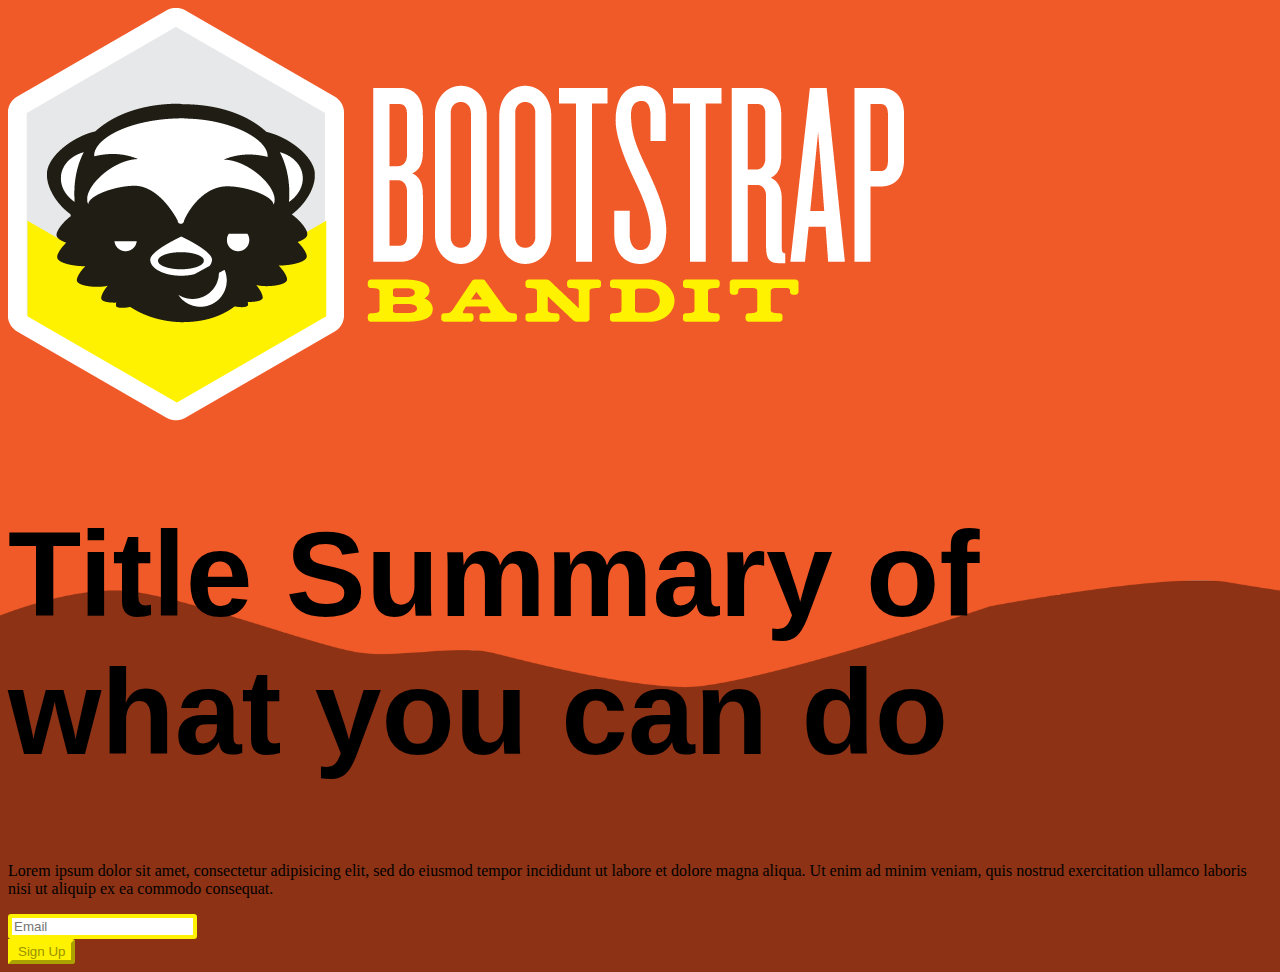
<file: bootstrap-bandit/index.html>
<!DOCTYPE html>
<html>
	<head>
		<!-- This is the title. It shows up on Google and on your browser tabs  
			Change this-->	
		<title>Bootstrap Bandit</title>

		<!-- This is the meta description. This is what shows up for Google search results and on Facebook link preview. 
			Change this. -->	
		<meta name="Bootstrap Bandit" content="Add description. Welcome to my website. (Keep this description below 150 characters for Google Search)">

		<meta name="viewport" content="width=device-width, initial-scale=1, shrink-to-fit=no">
		<meta charset="UTF-8">	

		<!-- This is how to customize the link preview image in Facebook. 
			Test it here: https://developers.facebook.com/tools/debug/ 
			Change this.
		-->
		<meta property="og:image" content="http://scribble.studio/bandit/img/boostrap-bandit-facebook.png"/>
		<meta property="og:description" content="Add description. Welcome to my website. (Keep this description below 150 characters for Google Search)"/>

		<!-- Favicons 
			Keep this, but change the source images.
		-->
		<link rel="apple-touch-icon" sizes="180x180" href="img/favicons/apple-touch-icon.png">
		<link rel="icon" type="image/png" sizes="32x32" href="img/favicons/favicon-32x32.png">
		<link rel="icon" type="image/png" sizes="16x16" href="img/favicons/favicon-16x16.png">
		<link rel="manifest" href="img/favicons/manifest.json">
		<link rel="mask-icon" href="img/favicons/safari-pinned-tab.svg" color="#5bbad5">
		<meta name="theme-color" content="#ffffff">

		<!-- Boostrap -->
		<link rel="stylesheet" href="https://maxcdn.bootstrapcdn.com/bootstrap/4.0.0-beta.2/css/bootstrap.min.css" integrity="sha384-PsH8R72JQ3SOdhVi3uxftmaW6Vc51MKb0q5P2rRUpPvrszuE4W1povHYgTpBfshb" crossorigin="anonymous">

		<!-- CSS style sheets -->
		<link rel="stylesheet" type="text/css" href="style/css/style.css">
	</head>
	<style type="text/css">

	</style>
	
	<body id="landing" class="d-flex align-items-center">
		<div class="container-fluid">
			<div class="container">
				<div class="row mb-5">
					<div class="col-8 col-md-4 mb-5 mx-auto ">
						<img src="img/boostrap-bandit-logo.png" alt="Boostrap Bandit Logo" class="w-100 mx-auto d-block img-responsive">

					</div>
				</div>
				<div class="row mt-5">
					<div class="col-12 col-lg-8 mx-auto mt-3 mb-3 pb-5">
						<h1 class="text-center text-white">Title Summary of what you can do</h1>
						<p class="text-white text-center"> Lorem ipsum dolor sit amet, consectetur adipisicing elit, sed do eiusmod
						tempor incididunt ut labore et dolore magna aliqua. Ut enim ad minim veniam,
						quis nostrud exercitation ullamco laboris nisi ut aliquip ex ea commodo
						consequat.</p>
					</div>
				</div>
					<div class="col-12 col-lg-6 mx-auto mb-5">
						<div class="input-group mb-5 matchbox">
  							<input type="text" class="form-control b-primary border-right-0" placeholder="Email" aria-label="Recipient's username" aria-describedby="basic-addon2">
  							<div class="input-group-append">
   						 		<button class="btn btn-primary" type="button">Sign Up</button>
 						 	</div>
						</div>
					</div>
				</div>
			</div>
		</div>				
	</body>	
    <script src="https://code.jquery.com/jquery-3.2.1.slim.min.js" integrity="sha384-KJ3o2DKtIkvYIK3UENzmM7KCkRr/rE9/Qpg6aAZGJwFDMVNA/GpGFF93hXpG5KkN" crossorigin="anonymous"></script>
    <script src="https://cdnjs.cloudflare.com/ajax/libs/popper.js/1.12.3/umd/popper.min.js" integrity="sha384-vFJXuSJphROIrBnz7yo7oB41mKfc8JzQZiCq4NCceLEaO4IHwicKwpJf9c9IpFgh" crossorigin="anonymous"></script>
    <script src="https://maxcdn.bootstrapcdn.com/bootstrap/4.0.0-beta.2/js/bootstrap.min.js" integrity="sha384-alpBpkh1PFOepccYVYDB4do5UnbKysX5WZXm3XxPqe5iKTfUKjNkCk9SaVuEZflJ" crossorigin="anonymous"></script>
</html>
</file>
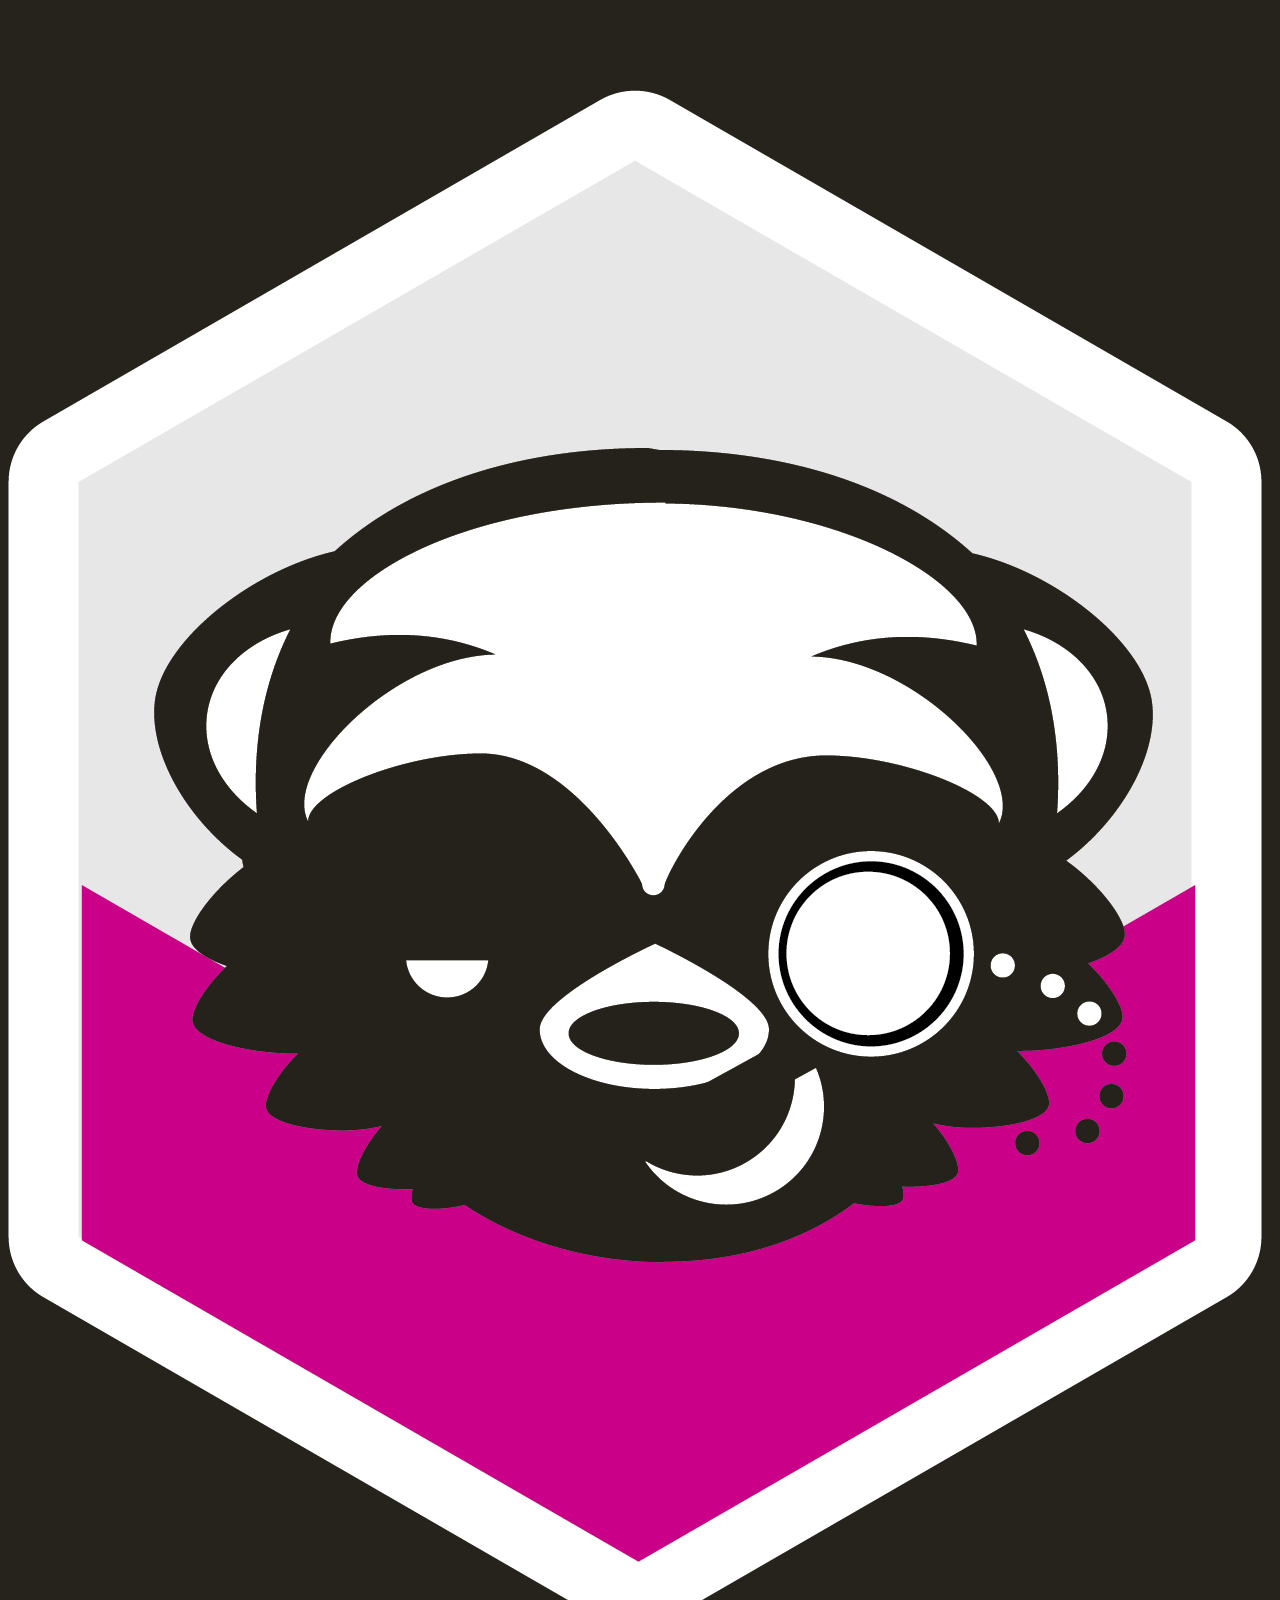
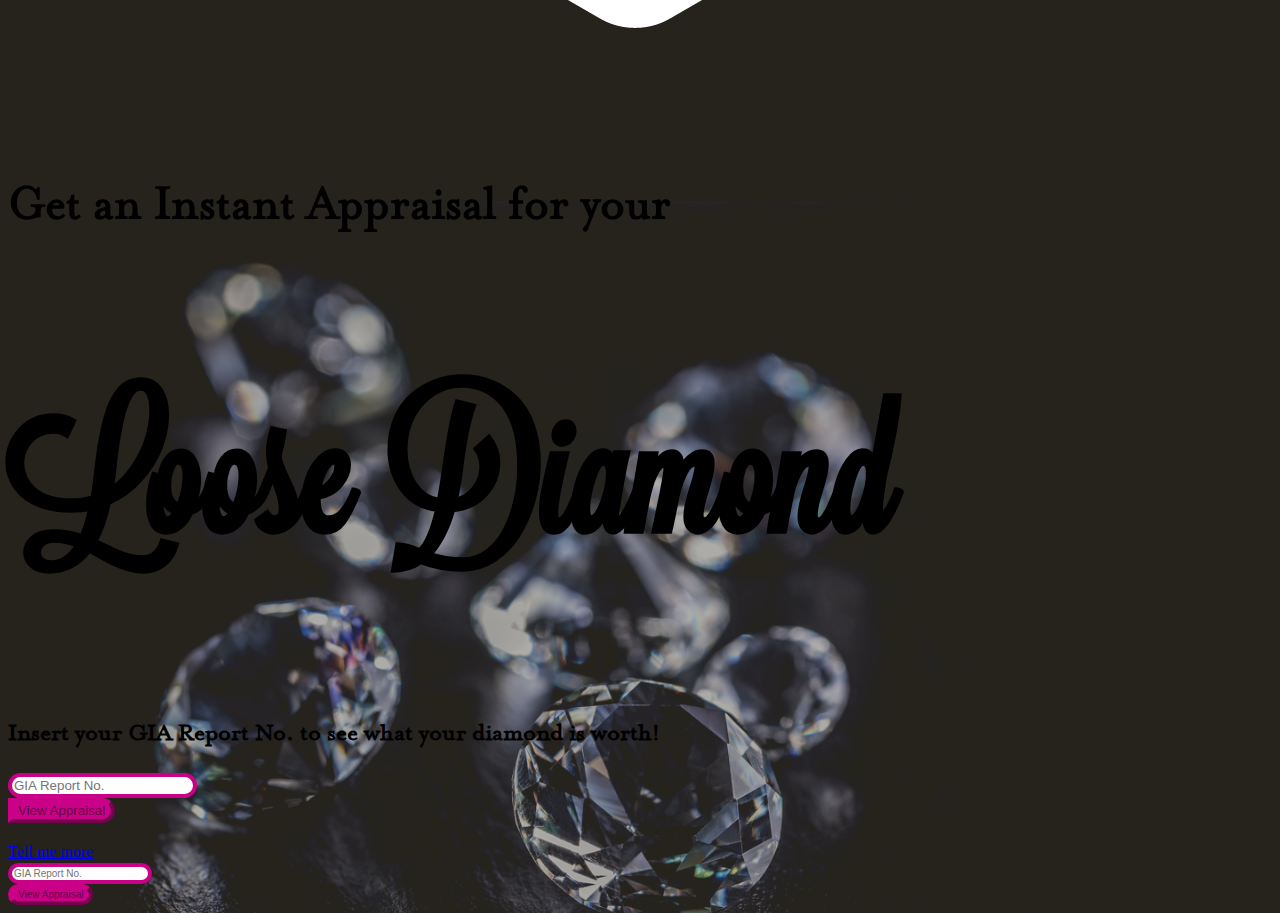
<file: diamond-bandit/index.html>
<!DOCTYPE html>
<html>
	<head>
		<!-- Meta -->
		<title>Diamond Bandit</title>
		<meta name="Diamond Bandit" content="Get an Instant Appraisal for you Loose Diamond.">
		<meta name="viewport" content="width=device-width, initial-scale=1, shrink-to-fit=no">		
		<meta charset="UTF-8">	

		<!-- !!! Change this URL to PROD when deployed !!!  -->
		<meta property="og:image" content="http://scribble.studio/bandit/diamond-bandit/img/diamond-bandit-facebook.png"/>

		<!-- Favicons -->
		<link rel="apple-touch-icon" sizes="180x180" href="img/favicons/apple-touch-icon.png">
		<link rel="icon" type="image/png" sizes="32x32" href="img/favicons/favicon-32x32.png">
		<link rel="icon" type="image/png" sizes="16x16" href="img/favicons/favicon-16x16.png">
		<link rel="manifest" href="img/favicons/manifest.json">
		<link rel="mask-icon" href="img/favicons/safari-pinned-tab.svg" color="#5bbad5">
		<meta name="theme-color" content="#ffffff">

		<!-- CSS -->
		<link rel="stylesheet" href="https://maxcdn.bootstrapcdn.com/bootstrap/4.0.0-beta.2/css/bootstrap.min.css" integrity="sha384-PsH8R72JQ3SOdhVi3uxftmaW6Vc51MKb0q5P2rRUpPvrszuE4W1povHYgTpBfshb" crossorigin="anonymous">
		<link rel="stylesheet" type="text/css" href="style/css/style.css">
	</head>
	<body id="landing" class="d-flex align-items-center">
		<div class="container-fluid">
			<div class="container">
				<div class="row">
					<div class="col-8 col-md-6 col-lg-4 mt-0 mb-1 mb-sm-2 mx-auto pb-3 p-md-5">
						<img src="img/diamond-bandit-logo.png" alt="Diamond Bandit Logo" class="w-100 mx-auto d-block img-responsive">
					</div>
				</div>
				<div class="row mt-2 mt-md-3 d-block">
					<div class="col-12 col-lg-10 mx-auto mt-1 mb-2 mb-md-4 pb-1 pb-md-4">
						<h2 class="text-center text-white">Get an Instant Appraisal for your</h2>
						<h1 class="text-center text-white pb-4 pb-md-5 mb-2 mb-md-5">Loose Diamond</h1>
						<h3 class="text-white text-center"> Insert your GIA Report No. to see what your diamond is worth!</h3>
					</div>
				</div>
					<div class="col-12 col-lg-8 mx-auto mb-5 mt-3 d-none d-md-block">
						<div class="input-group mb-1 mb-md-5 matchbox">
  							<input type="text" class="form-control b-primary border-right-0 mb-1 mb-md-5" placeholder="GIA Report No." aria-label="Recipient's username" aria-describedby="basic-addon2">
  							<div class="input-group-append">
   						 		<button class="btn btn-primary mb-1 mb-md-5" type="button">View Appraisal</button>
 						 	</div>
							<br />
						
						</div>
					</div>
					
					<div class="more-wrap text-center">
						<a href="#tell-me-more" id="top-anchor" rel="" class="tell-me-more text-center">Tell me more</a>
					</div>
							
					<div class="col-12 col-lg-8 mx-auto mt-md-3 d-block d-md-none matchbox">
						<div class="input-group mb-2">
  							<input type="text" class="form-control b-mobile" placeholder="GIA Report No." aria-label="Recipient's username" aria-describedby="basic-addon2">
  						</div>
   						 	<button class="input-group btn btn-mobile mb-md-5 px-auto" type="button">View Appraisal</button>
							
					</div>
				</div>
				
			</div>
		</div>				
	</body>	
    <script src="https://code.jquery.com/jquery-3.2.1.slim.min.js" integrity="sha384-KJ3o2DKtIkvYIK3UENzmM7KCkRr/rE9/Qpg6aAZGJwFDMVNA/GpGFF93hXpG5KkN" crossorigin="anonymous"></script>
    <script src="https://cdnjs.cloudflare.com/ajax/libs/popper.js/1.12.3/umd/popper.min.js" integrity="sha384-vFJXuSJphROIrBnz7yo7oB41mKfc8JzQZiCq4NCceLEaO4IHwicKwpJf9c9IpFgh" crossorigin="anonymous"></script>
    <script src="https://maxcdn.bootstrapcdn.com/bootstrap/4.0.0-beta.2/js/bootstrap.min.js" integrity="sha384-alpBpkh1PFOepccYVYDB4do5UnbKysX5WZXm3XxPqe5iKTfUKjNkCk9SaVuEZflJ" crossorigin="anonymous"></script>
	 <script src="js/main.js"></script>
</html>
</file>
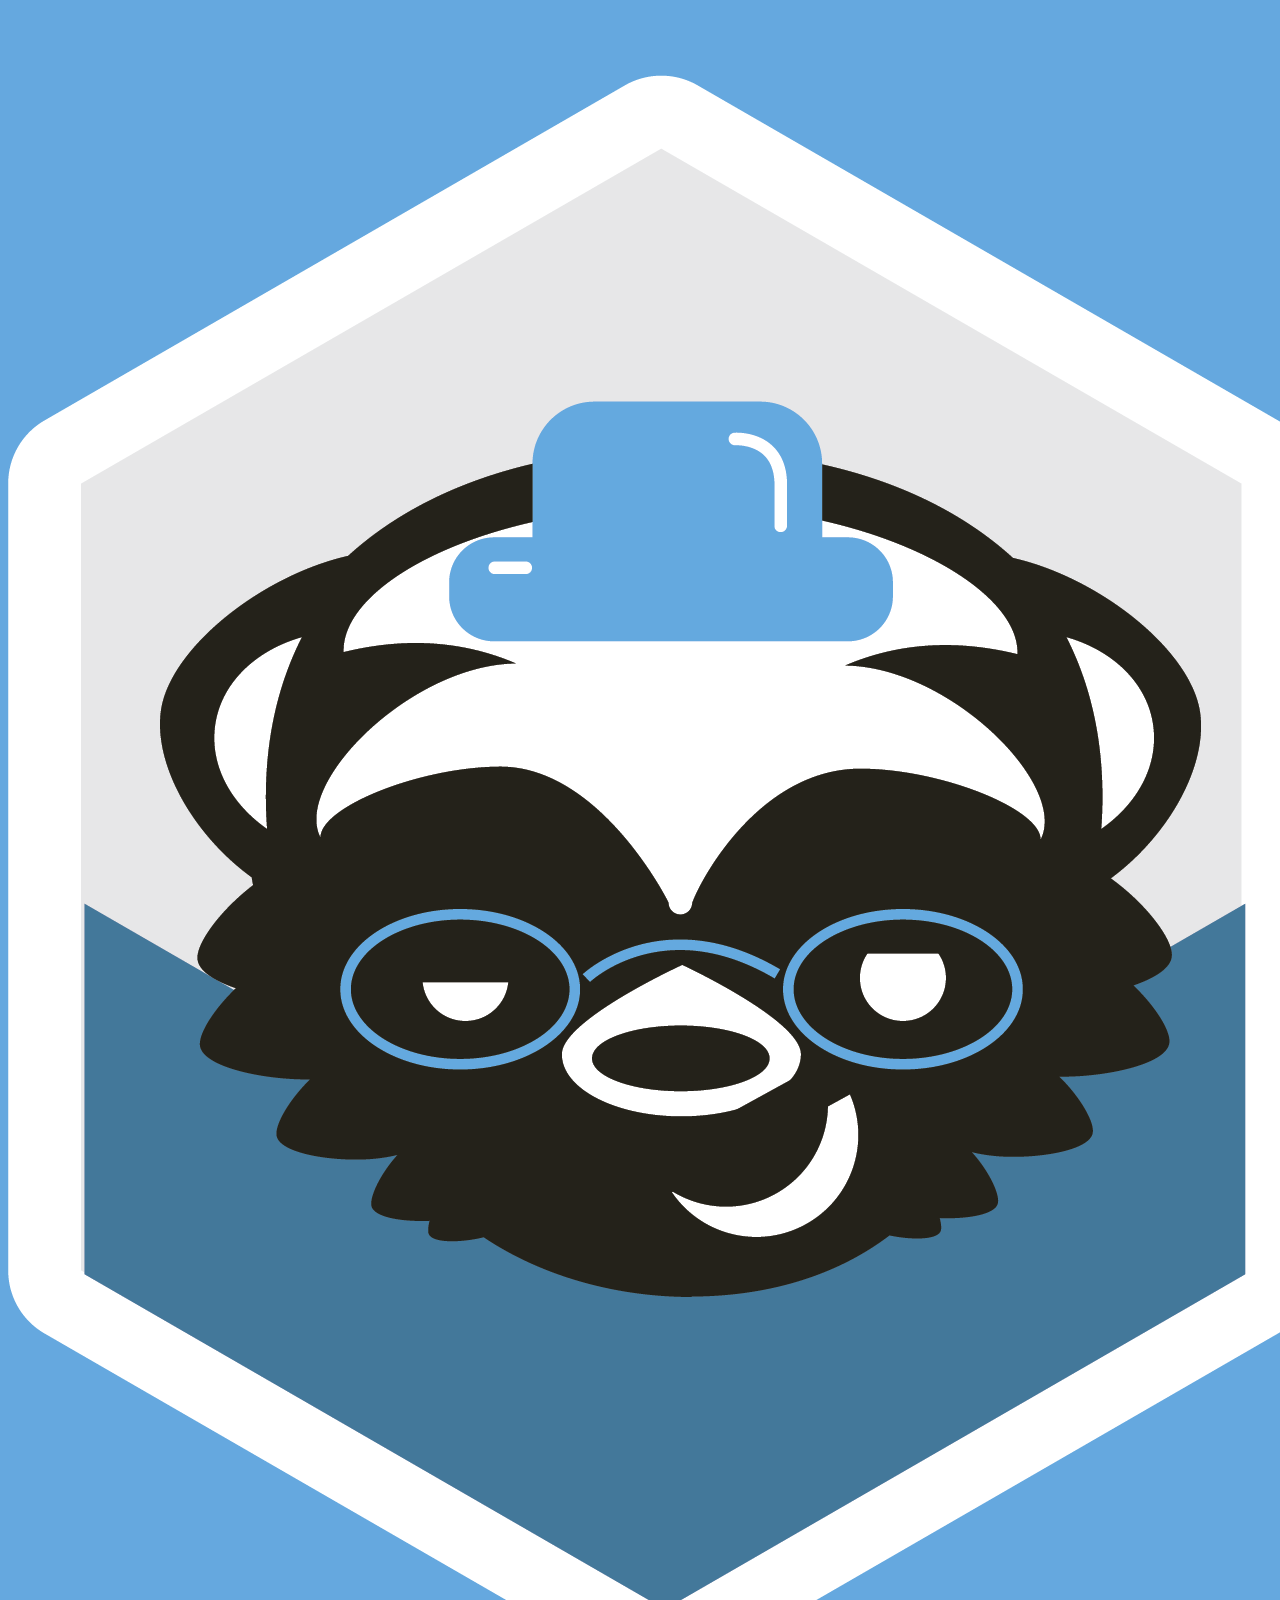
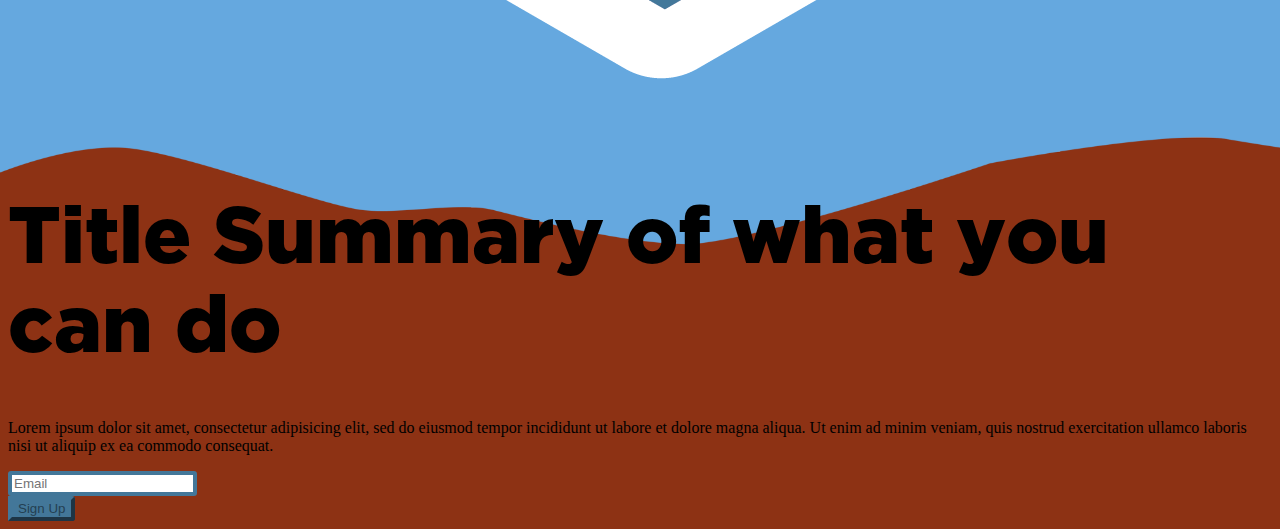
<file: lease-bandit/index.html>
<!DOCTYPE html>
<html>
	<head>
		<!-- This is the title. It shows up on Google and on your browser tabs  
			Change this-->	
		<title>Lease Bandit</title>

		<!-- This is the meta description. This is what shows up for Google search results and on Facebook link preview. 
			Change this. -->	
		<meta name="Lease Bandit" content="Add description. Welcome to my website. (Keep this description below 150 characters for Google Search)">

		<meta name="viewport" content="width=device-width, initial-scale=1, shrink-to-fit=no">
		<meta charset="UTF-8">	

		<!-- This is how to customize the link preview image in Facebook. 
			Test it here: https://developers.facebook.com/tools/debug/ 
			Change this.
		-->
		<meta property="og:image" content="http://scribble.studio/bandit/img/boostrap-bandit-facebook.png"/>
		<meta property="og:description" content="Add description. Welcome to my website. (Keep this description below 150 characters for Google Search)"/>

		<!-- Favicons 
			Keep this, but change the source images.
		-->
		<link rel="apple-touch-icon" sizes="180x180" href="img/favicons/apple-touch-icon.png">
		<link rel="icon" type="image/png" sizes="32x32" href="img/favicons/favicon-32x32.png">
		<link rel="icon" type="image/png" sizes="16x16" href="img/favicons/favicon-16x16.png">
		<link rel="manifest" href="img/favicons/manifest.json">
		<link rel="mask-icon" href="img/favicons/safari-pinned-tab.svg" color="#5bbad5">
		<meta name="theme-color" content="#ffffff">

		<!-- Boostrap -->
		<link rel="stylesheet" href="https://maxcdn.bootstrapcdn.com/bootstrap/4.0.0-beta.2/css/bootstrap.min.css" integrity="sha384-PsH8R72JQ3SOdhVi3uxftmaW6Vc51MKb0q5P2rRUpPvrszuE4W1povHYgTpBfshb" crossorigin="anonymous">

		<!-- CSS style sheets -->
		<link rel="stylesheet" type="text/css" href="style/css/style.css">
	</head>
	<style type="text/css">

	</style>
	
	<body id="landing" class="d-flex align-items-center">
		<div class="container-fluid">
			<div class="container">
				<div class="row mb-5">
					<div class="col-8 col-md-4 mb-5 mx-auto ">
						<img src="img/lease-bandit-logo.png" alt="Lease Bandit Logo" class="w-100 mx-auto d-block img-responsive">

					</div>
				</div>
				<div class="row mt-5">
					<div class="col-12 col-lg-8 mx-auto mt-3 mb-3 pb-5">
						<h1 class="text-center text-white ">Title Summary of what you can do</h1>
						<p class="text-white text-center"> Lorem ipsum dolor sit amet, consectetur adipisicing elit, sed do eiusmod
						tempor incididunt ut labore et dolore magna aliqua. Ut enim ad minim veniam,
						quis nostrud exercitation ullamco laboris nisi ut aliquip ex ea commodo
						consequat.</p>
					</div>
				</div>
					<div class="col-12 col-lg-6 mx-auto mb-5">
						<div class="input-group mb-5 matchbox">
  							<input type="text" class="form-control b-primary border-right-0" placeholder="Email" aria-label="Recipient's username" aria-describedby="basic-addon2">
  							<div class="input-group-append">
   						 		<button class="btn btn-primary" type="button">Sign Up</button>
 						 	</div>
						</div>
					</div>
				</div>
			</div>
		</div>				
	</body>	
    <script src="https://code.jquery.com/jquery-3.2.1.slim.min.js" integrity="sha384-KJ3o2DKtIkvYIK3UENzmM7KCkRr/rE9/Qpg6aAZGJwFDMVNA/GpGFF93hXpG5KkN" crossorigin="anonymous"></script>
    <script src="https://cdnjs.cloudflare.com/ajax/libs/popper.js/1.12.3/umd/popper.min.js" integrity="sha384-vFJXuSJphROIrBnz7yo7oB41mKfc8JzQZiCq4NCceLEaO4IHwicKwpJf9c9IpFgh" crossorigin="anonymous"></script>
    <script src="https://maxcdn.bootstrapcdn.com/bootstrap/4.0.0-beta.2/js/bootstrap.min.js" integrity="sha384-alpBpkh1PFOepccYVYDB4do5UnbKysX5WZXm3XxPqe5iKTfUKjNkCk9SaVuEZflJ" crossorigin="anonymous"></script>
</html>
</file>
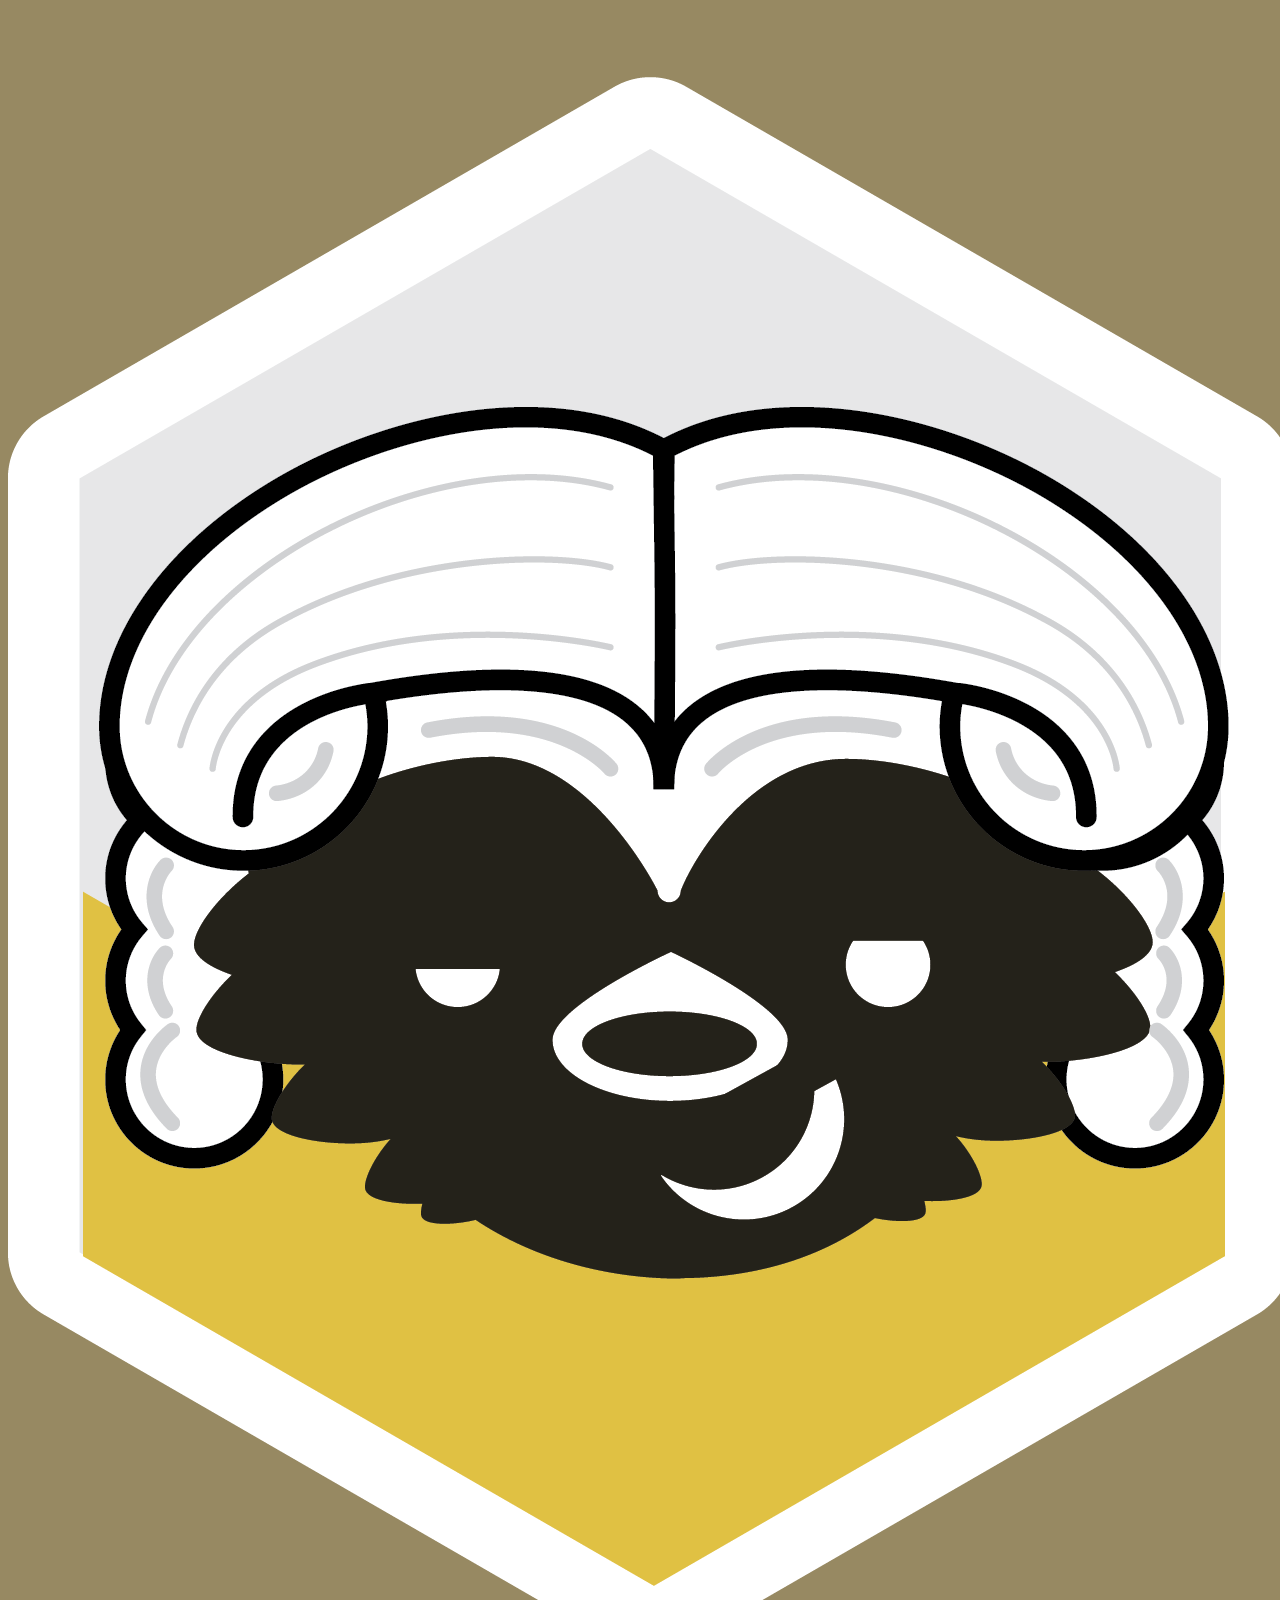
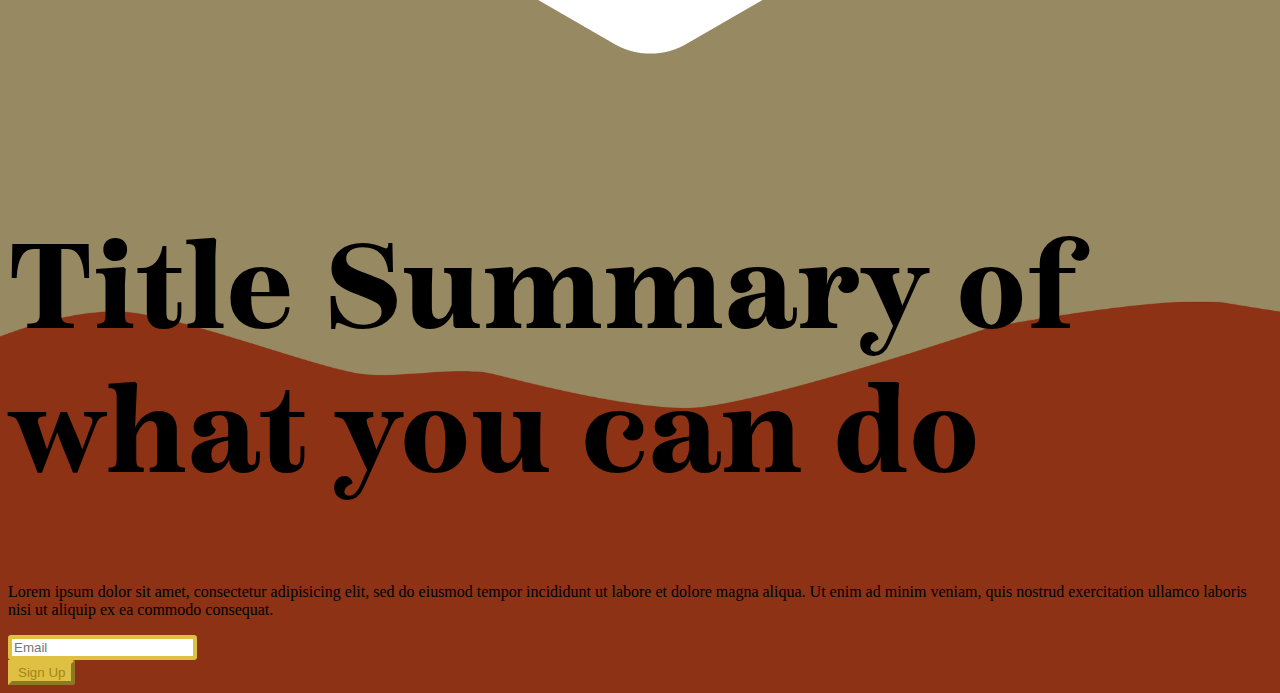
<file: legal-bandit/index.html>
<!DOCTYPE html>
<html>
	<head>
		<!-- This is the title. It shows up on Google and on your browser tabs  
			Change this-->	
		<title>Legal Bandit</title>

		<!-- This is the meta description. This is what shows up for Google search results and on Facebook link preview. 
			Change this. -->	
		<meta name="Legal Bandit" content="Add description. Welcome to my website. (Keep this description below 150 characters for Google Search)">

		<meta name="viewport" content="width=device-width, initial-scale=1, shrink-to-fit=no">
		<meta charset="UTF-8">	

		<!-- This is how to customize the link preview image in Facebook. 
			Test it here: https://developers.facebook.com/tools/debug/ 
			Change this.
		-->
		<meta property="og:image" content="http://scribble.studio/bandit/legal-bandit/img/legal-bandit-facebook.png"/>
		<meta property="og:description" content="Add description. Welcome to my website. (Keep this description below 150 characters for Google Search)"/>

		<!-- Favicons 
			Keep this, but change the source images.
		-->
		<link rel="apple-touch-icon" sizes="180x180" href="img/favicons/apple-touch-icon.png">
		<link rel="icon" type="image/png" sizes="32x32" href="img/favicons/favicon-32x32.png">
		<link rel="icon" type="image/png" sizes="16x16" href="img/favicons/favicon-16x16.png">
		<link rel="manifest" href="img/favicons/manifest.json">
		<link rel="mask-icon" href="img/favicons/safari-pinned-tab.svg" color="#5bbad5">
		<meta name="theme-color" content="#ffffff">

		<!-- Boostrap -->
		<link rel="stylesheet" href="https://maxcdn.bootstrapcdn.com/bootstrap/4.0.0-beta.2/css/bootstrap.min.css" integrity="sha384-PsH8R72JQ3SOdhVi3uxftmaW6Vc51MKb0q5P2rRUpPvrszuE4W1povHYgTpBfshb" crossorigin="anonymous">

		<!-- CSS style sheets -->
		<link rel="stylesheet" type="text/css" href="style/css/style.css">
	</head>
	<style type="text/css">

	</style>
	
	<body id="landing" class="d-flex align-items-center">
		<div class="container-fluid">
			<div class="container">
				<div class="row mb-5">
					<div class="col-8 col-md-4 mb-5 mx-auto ">
						<img src="img/legal-bandit-logo.png" alt="Legal Bandit Logo" class="w-100 mx-auto d-block img-responsive">

					</div>
				</div>
				<div class="row mt-5">
					<div class="col-12 col-lg-8 mx-auto mt-3 mb-3 pb-5">
						<h1 class="text-center text-white">Title Summary of what you can do</h1>
						<p class="text-white text-center"> Lorem ipsum dolor sit amet, consectetur adipisicing elit, sed do eiusmod
						tempor incididunt ut labore et dolore magna aliqua. Ut enim ad minim veniam,
						quis nostrud exercitation ullamco laboris nisi ut aliquip ex ea commodo
						consequat.</p>
					</div>
				</div>
					<div class="col-12 col-lg-6 mx-auto mb-5">
						<div class="input-group mb-5 matchbox">
  							<input type="text" class="form-control b-primary border-right-0" placeholder="Email" aria-label="Recipient's username" aria-describedby="basic-addon2">
  							<div class="input-group-append">
   						 		<button class="btn btn-primary" type="button">Sign Up</button>
 						 	</div>
						</div>
					</div>
				</div>
			</div>
		</div>				
	</body>	
    <script src="https://code.jquery.com/jquery-3.2.1.slim.min.js" integrity="sha384-KJ3o2DKtIkvYIK3UENzmM7KCkRr/rE9/Qpg6aAZGJwFDMVNA/GpGFF93hXpG5KkN" crossorigin="anonymous"></script>
    <script src="https://cdnjs.cloudflare.com/ajax/libs/popper.js/1.12.3/umd/popper.min.js" integrity="sha384-vFJXuSJphROIrBnz7yo7oB41mKfc8JzQZiCq4NCceLEaO4IHwicKwpJf9c9IpFgh" crossorigin="anonymous"></script>
    <script src="https://maxcdn.bootstrapcdn.com/bootstrap/4.0.0-beta.2/js/bootstrap.min.js" integrity="sha384-alpBpkh1PFOepccYVYDB4do5UnbKysX5WZXm3XxPqe5iKTfUKjNkCk9SaVuEZflJ" crossorigin="anonymous"></script>
</html>
</file>
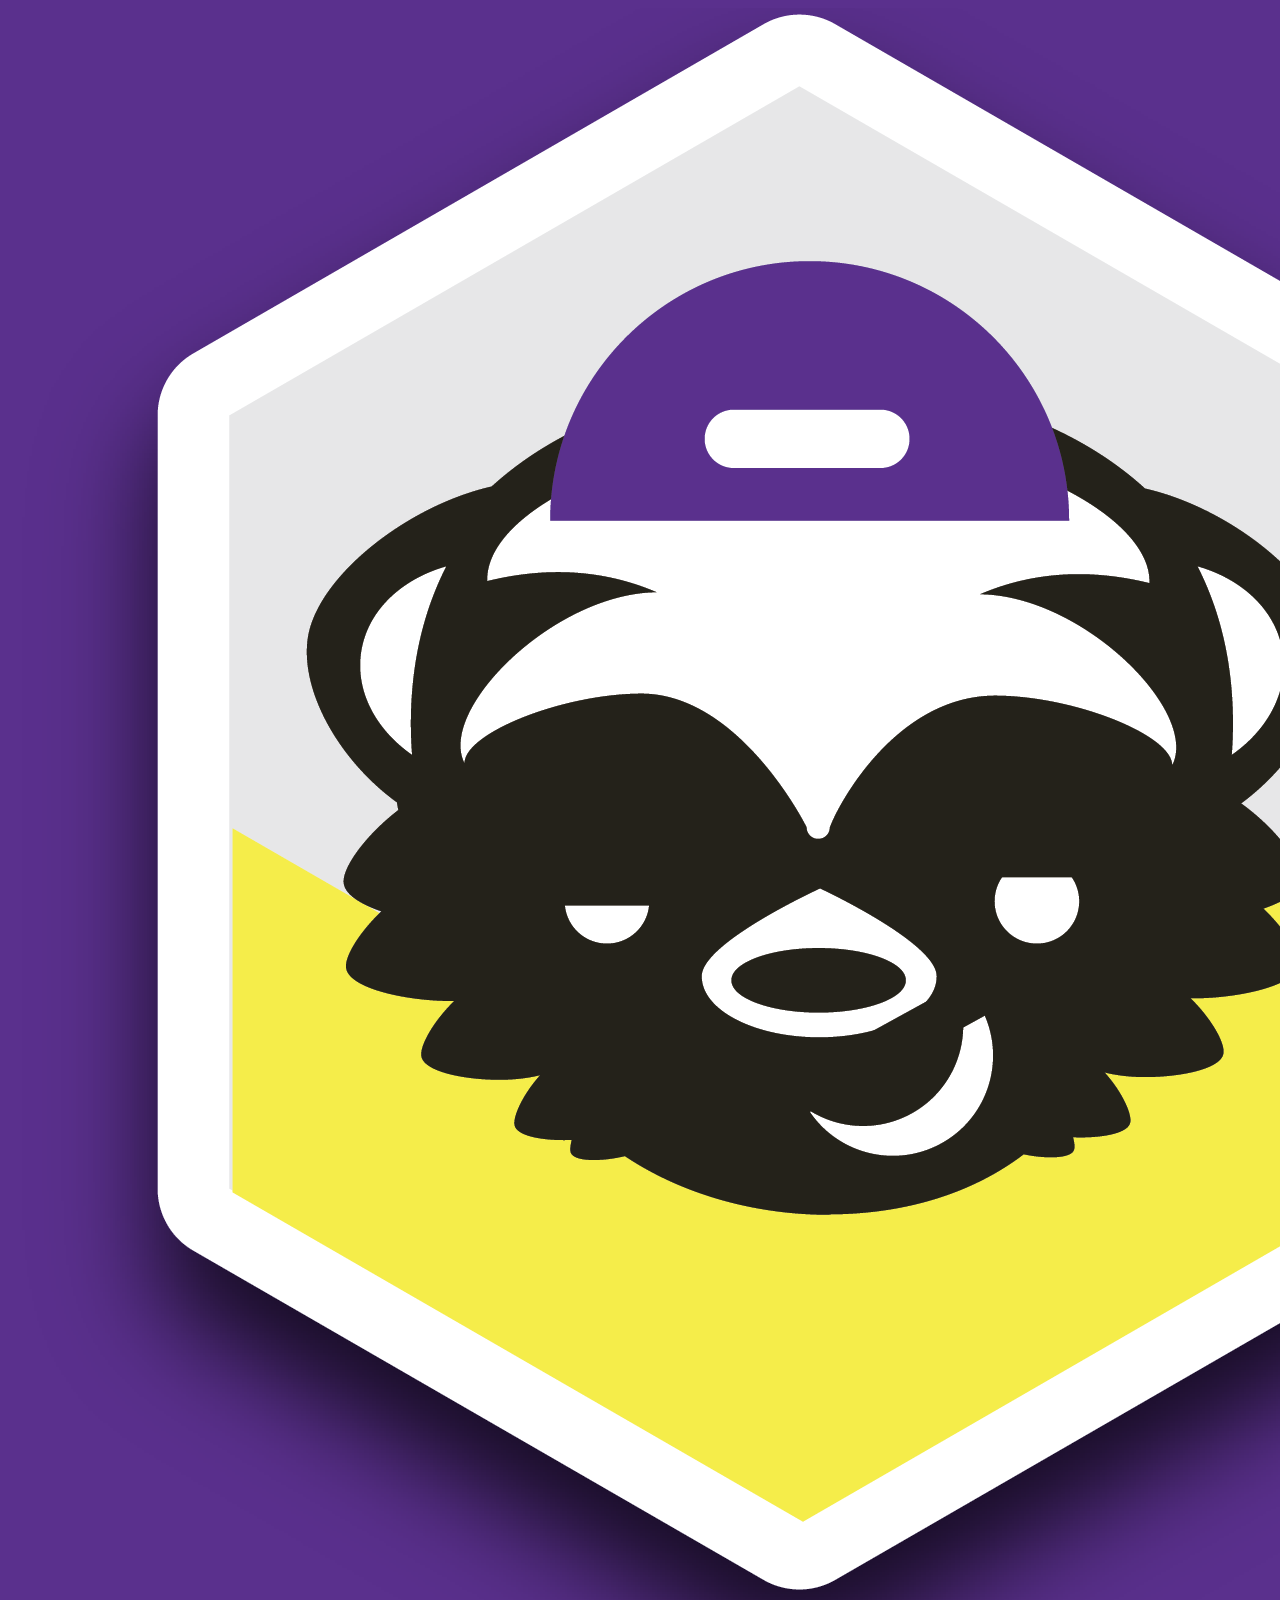
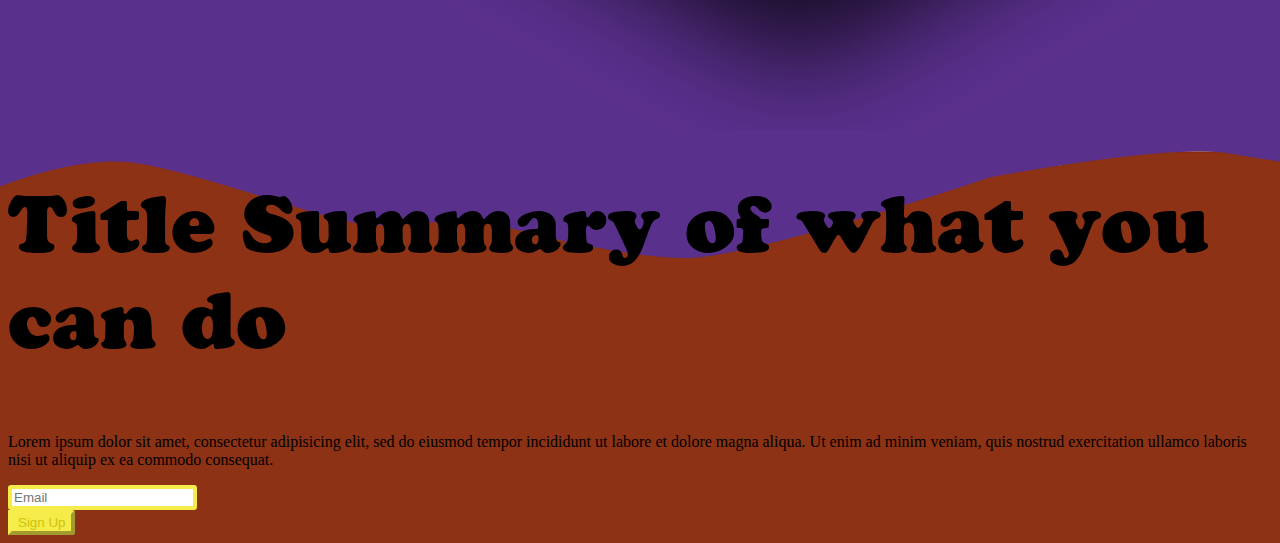
<file: vinyl-bandit/index.html>
<!DOCTYPE html>
<html>
	<head>
		<!-- This is the title. It shows up on Google and on your browser tabs  
			Change this-->	
		<title>Vinyl Bandit</title>

		<!-- This is the meta description. This is what shows up for Google search results and on Facebook link preview. 
			Change this. -->	
		<meta name="Vinyl Bandit" content="Add description. Welcome to my website. (Keep this description below 150 characters for Google Search)">

		<meta name="viewport" content="width=device-width, initial-scale=1, shrink-to-fit=no">
		<meta charset="UTF-8">	

		<!-- This is how to customize the link preview image in Facebook. 
			Test it here: https://developers.facebook.com/tools/debug/ 
			Change this.
		-->
		<meta property="og:image" content="http://scribble.studio/bandit/vinyl-bandit/img/vinyl-bandit-facebook.png"/>
		<meta property="og:description" content="Add description. Welcome to my website. (Keep this description below 150 characters for Google Search)"/>

		<!-- Favicons 
			Keep this, but change the source images.
		-->
		<link rel="apple-touch-icon" sizes="180x180" href="img/favicons/apple-touch-icon.png">
		<link rel="icon" type="image/png" sizes="32x32" href="img/favicons/favicon-32x32.png">
		<link rel="icon" type="image/png" sizes="16x16" href="img/favicons/favicon-16x16.png">
		<link rel="manifest" href="img/favicons/manifest.json">
		<link rel="mask-icon" href="img/favicons/safari-pinned-tab.svg" color="#5bbad5">
		<meta name="theme-color" content="#ffffff">

		<!-- Boostrap -->
		<link rel="stylesheet" href="https://maxcdn.bootstrapcdn.com/bootstrap/4.0.0-beta.2/css/bootstrap.min.css" integrity="sha384-PsH8R72JQ3SOdhVi3uxftmaW6Vc51MKb0q5P2rRUpPvrszuE4W1povHYgTpBfshb" crossorigin="anonymous">

		<!-- CSS style sheets -->
		<link rel="stylesheet" type="text/css" href="style/css/style.css">
	</head>
	<style type="text/css">

	</style>
	
	<body id="landing" class="d-flex align-items-center">
		<div class="container-fluid">
			<div class="container">
				<div class="row mb-5">
					<div class="col-8 col-md-4 mb-5 mx-auto ">
						<img src="img/vinyl-bandit-logo.png" alt="Vinyl Bandit Logo" class="w-100 mx-auto d-block img-responsive">

					</div>
				</div>
				<div class="row mt-5">
					<div class="col-12 col-lg-8 mx-auto mt-3 mb-3 pb-5">
						<h1 class="text-center text-white">Title Summary of what you can do</h1>
						<p class="text-white text-center"> Lorem ipsum dolor sit amet, consectetur adipisicing elit, sed do eiusmod
						tempor incididunt ut labore et dolore magna aliqua. Ut enim ad minim veniam,
						quis nostrud exercitation ullamco laboris nisi ut aliquip ex ea commodo
						consequat.</p>
					</div>
				</div>
					<div class="col-12 col-lg-6 mx-auto mb-5">
						<div class="input-group mb-5 matchbox">
  							<input type="text" class="form-control b-primary border-right-0" placeholder="Email" aria-label="Recipient's username" aria-describedby="basic-addon2">
  							<div class="input-group-append">
   						 		<button class="btn btn-primary" type="button">Sign Up</button>
 						 	</div>
						</div>
					</div>
				</div>
			</div>
		</div>				
	</body>	
    <script src="https://code.jquery.com/jquery-3.2.1.slim.min.js" integrity="sha384-KJ3o2DKtIkvYIK3UENzmM7KCkRr/rE9/Qpg6aAZGJwFDMVNA/GpGFF93hXpG5KkN" crossorigin="anonymous"></script>
    <script src="https://cdnjs.cloudflare.com/ajax/libs/popper.js/1.12.3/umd/popper.min.js" integrity="sha384-vFJXuSJphROIrBnz7yo7oB41mKfc8JzQZiCq4NCceLEaO4IHwicKwpJf9c9IpFgh" crossorigin="anonymous"></script>
    <script src="https://maxcdn.bootstrapcdn.com/bootstrap/4.0.0-beta.2/js/bootstrap.min.js" integrity="sha384-alpBpkh1PFOepccYVYDB4do5UnbKysX5WZXm3XxPqe5iKTfUKjNkCk9SaVuEZflJ" crossorigin="anonymous"></script>
</html>
</file>
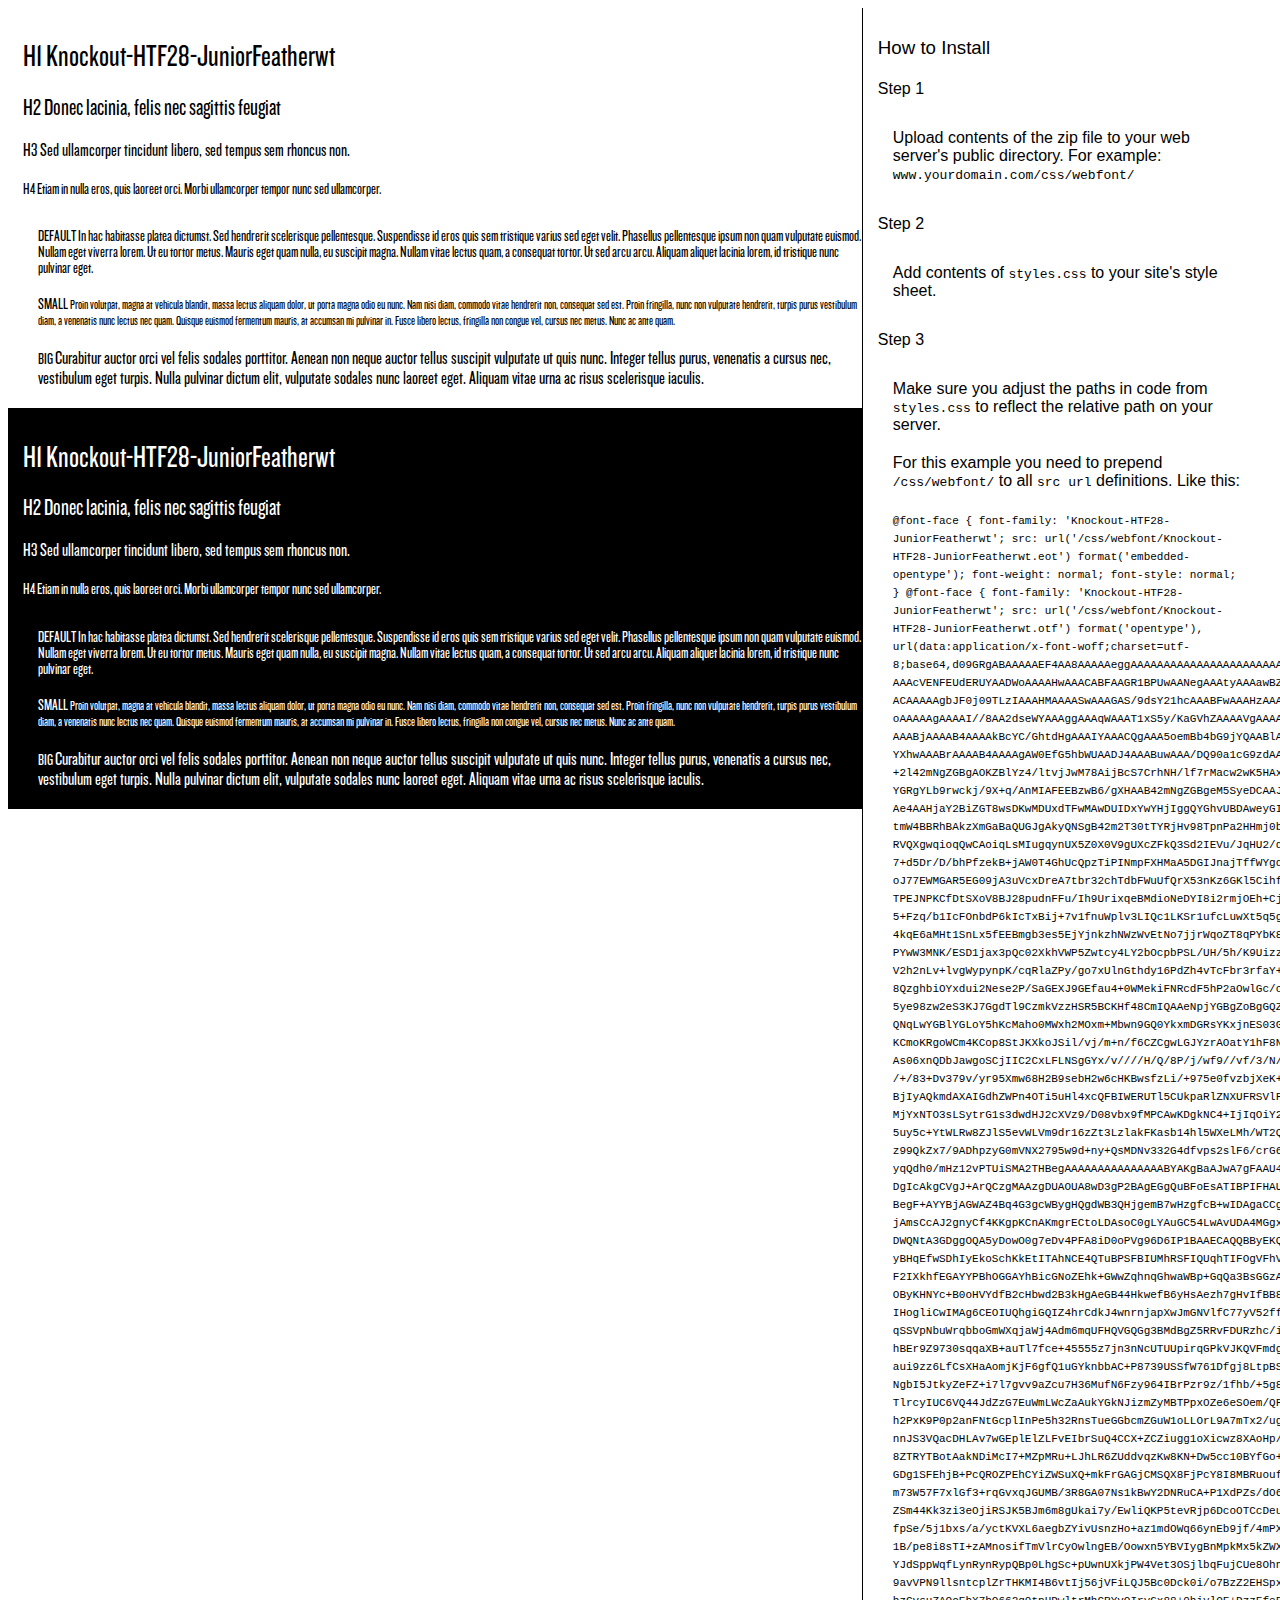
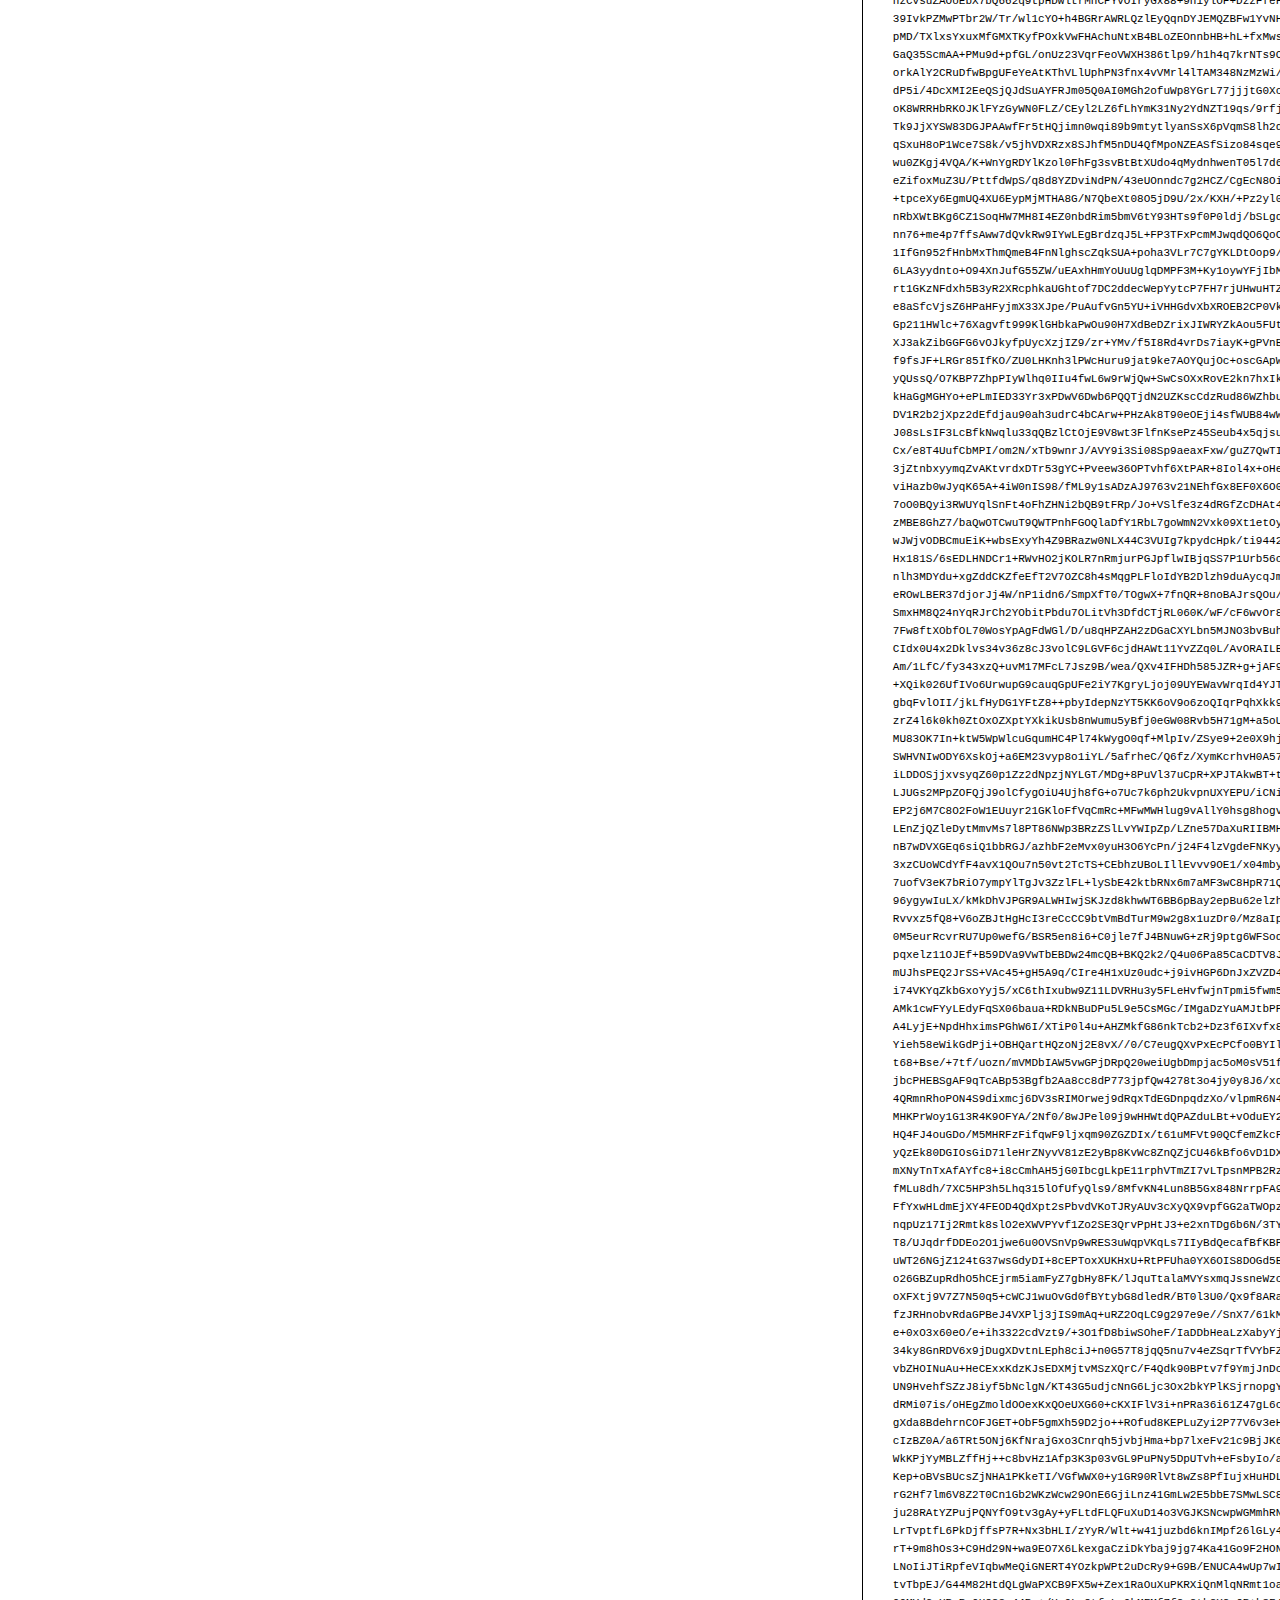
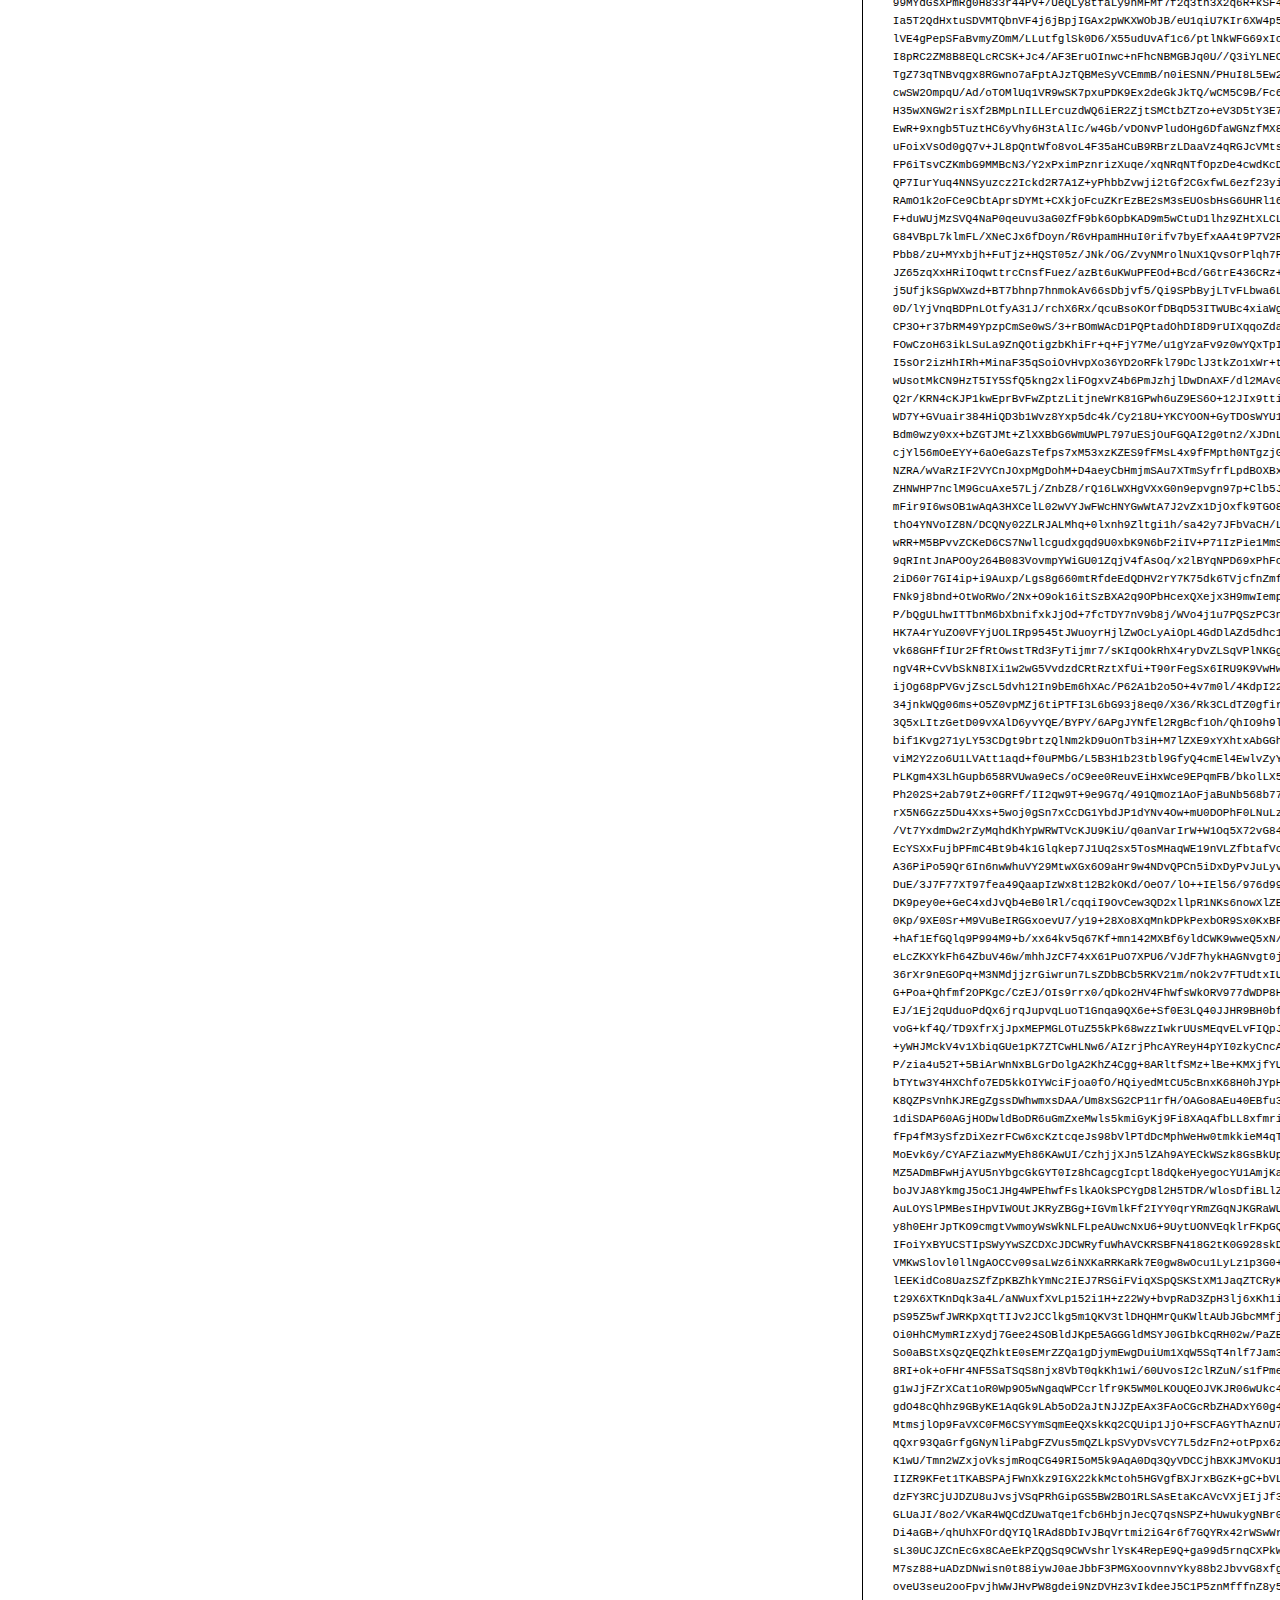
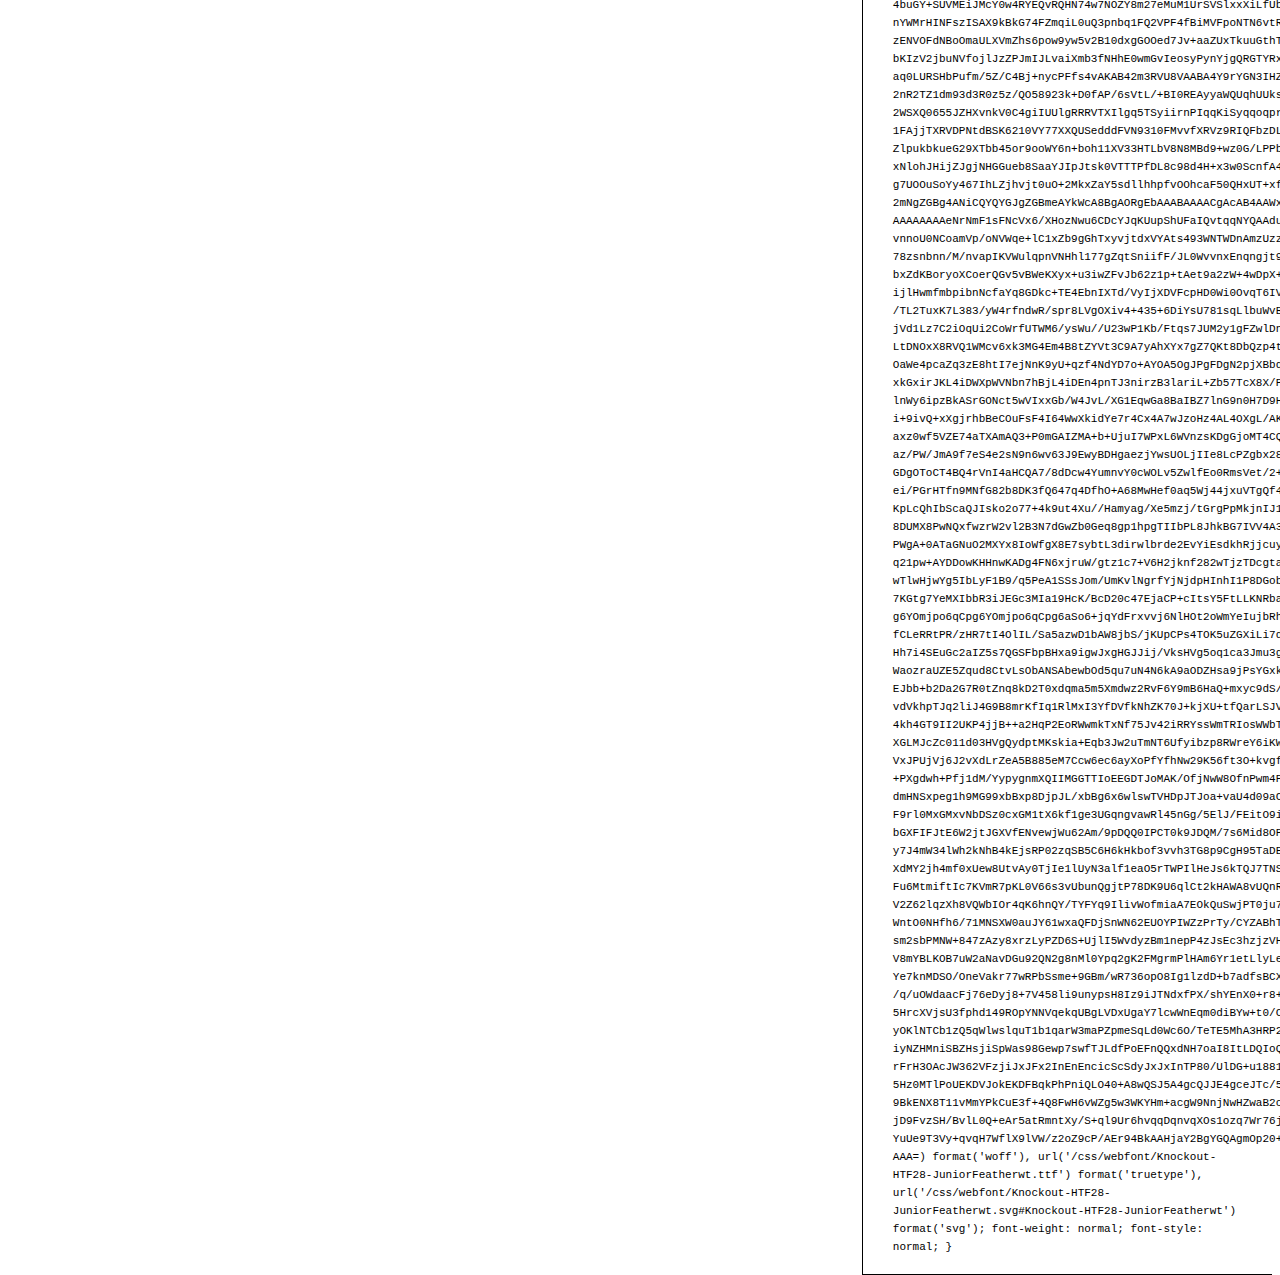
<file: bootstrap-bandit/fonts/knockout/preview.html>
<!DOCTYPE html>
<html>
<head>
<title>
Knockout-HTF28-JuniorFeatherwt
 - Web font preview
</title>
<style type='text/css'>

@font-face {
  font-family: 'Knockout-HTF28-JuniorFeatherwt';
  src: url('Knockout-HTF28-JuniorFeatherwt.eot') format('embedded-opentype');
  font-weight: normal;
  font-style: normal;
}

@font-face {
  font-family: 'Knockout-HTF28-JuniorFeatherwt';
  src:  url('Knockout-HTF28-JuniorFeatherwt.otf')  format('opentype'),
	     url([data-uri]) format('woff'), url('Knockout-HTF28-JuniorFeatherwt.ttf')  format('truetype'), url('Knockout-HTF28-JuniorFeatherwt.svg#Knockout-HTF28-JuniorFeatherwt') format('svg');
  font-weight: normal;
  font-style: normal;
}



body { font-family: 'Knockout-HTF28-JuniorFeatherwt' !important; }
h1, h2, h3, h4 { font-weight: normal; }
.reg { color:black; background:white; }
.inverse { color:white; background:black; }
div { padding: 10px 15px; }
.right { background:white; width:30%; float: right; font-family: sans-serif; border: 1px solid black; border-width: 0 0 1px 1px;}
</style>
</head>
<body>
<div class='right'>
<h3>How to Install</h3>
<h4>Step 1</h4>
<div>
Upload contents of the zip file to your web server's public directory. For example:
<code>www.yourdomain.com/css/webfont/</code>
</div>
<h4>Step 2</h4>
<div>
Add contents of
<code>styles.css</code>
to your site's style sheet.
</div>
<h4>Step 3</h4>
<div>
Make sure you adjust the paths in code from
<code>styles.css</code>
to reflect the relative path on your server.
</div>
<div>
For this example you need to prepend
<code>/css/webfont/</code>
to all
<code>src url</code>
definitions. Like this:
</div>
<div>
<code style='font-size:11px;'>@font-face {
  font-family: 'Knockout-HTF28-JuniorFeatherwt';
  src: url('/css/webfont/Knockout-HTF28-JuniorFeatherwt.eot') format('embedded-opentype');
  font-weight: normal;
  font-style: normal;
}

@font-face {
  font-family: 'Knockout-HTF28-JuniorFeatherwt';
  src:  url('/css/webfont/Knockout-HTF28-JuniorFeatherwt.otf')  format('opentype'),
	     url([data-uri]) format('woff'), url('/css/webfont/Knockout-HTF28-JuniorFeatherwt.ttf')  format('truetype'), url('/css/webfont/Knockout-HTF28-JuniorFeatherwt.svg#Knockout-HTF28-JuniorFeatherwt') format('svg');
  font-weight: normal;
  font-style: normal;
}</code>
</div>
</div>
<div class='reg'>
<h1>
H1
Knockout-HTF28-JuniorFeatherwt
</h1>
<h2>
H2
Donec lacinia, felis nec sagittis feugiat
</h2>
<h3>
H3
Sed ullamcorper tincidunt libero, sed tempus sem rhoncus non.
</h3>
<h4>
H4
Etiam in nulla eros, quis laoreet orci. Morbi ullamcorper tempor nunc sed ullamcorper.
</h4>
<div>
DEFAULT
In hac habitasse platea dictumst. Sed hendrerit scelerisque pellentesque. Suspendisse id eros quis sem tristique varius sed eget velit. Phasellus pellentesque ipsum non quam vulputate euismod. Nullam eget viverra lorem. Ut eu tortor metus. Mauris eget quam nulla, eu suscipit magna. Nullam vitae lectus quam, a consequat tortor. Ut sed arcu arcu. Aliquam aliquet lacinia lorem, id tristique nunc pulvinar eget.
</div>
<div>
SMALL
<small>
Proin volutpat, magna at vehicula blandit, massa lectus aliquam dolor, ut porta magna odio eu nunc. Nam nisi diam, commodo vitae hendrerit non, consequat sed est. Proin fringilla, nunc non vulputate hendrerit, turpis purus vestibulum diam, a venenatis nunc lectus nec quam. Quisque euismod fermentum mauris, at accumsan mi pulvinar in. Fusce libero lectus, fringilla non congue vel, cursus nec metus. Nunc ac ante quam.
</small>
</div>
<div>
BIG
<big>
Curabitur auctor orci vel felis sodales porttitor. Aenean non neque auctor tellus suscipit vulputate ut quis nunc. Integer tellus purus, venenatis a cursus nec, vestibulum eget turpis. Nulla pulvinar dictum elit, vulputate sodales nunc laoreet eget. Aliquam vitae urna ac risus scelerisque iaculis.
</big>
</div>

</div>
<div class='inverse'>
<h1>
H1
Knockout-HTF28-JuniorFeatherwt
</h1>
<h2>
H2
Donec lacinia, felis nec sagittis feugiat
</h2>
<h3>
H3
Sed ullamcorper tincidunt libero, sed tempus sem rhoncus non.
</h3>
<h4>
H4
Etiam in nulla eros, quis laoreet orci. Morbi ullamcorper tempor nunc sed ullamcorper.
</h4>
<div>
DEFAULT
In hac habitasse platea dictumst. Sed hendrerit scelerisque pellentesque. Suspendisse id eros quis sem tristique varius sed eget velit. Phasellus pellentesque ipsum non quam vulputate euismod. Nullam eget viverra lorem. Ut eu tortor metus. Mauris eget quam nulla, eu suscipit magna. Nullam vitae lectus quam, a consequat tortor. Ut sed arcu arcu. Aliquam aliquet lacinia lorem, id tristique nunc pulvinar eget.
</div>
<div>
SMALL
<small>
Proin volutpat, magna at vehicula blandit, massa lectus aliquam dolor, ut porta magna odio eu nunc. Nam nisi diam, commodo vitae hendrerit non, consequat sed est. Proin fringilla, nunc non vulputate hendrerit, turpis purus vestibulum diam, a venenatis nunc lectus nec quam. Quisque euismod fermentum mauris, at accumsan mi pulvinar in. Fusce libero lectus, fringilla non congue vel, cursus nec metus. Nunc ac ante quam.
</small>
</div>
<div>
BIG
<big>
Curabitur auctor orci vel felis sodales porttitor. Aenean non neque auctor tellus suscipit vulputate ut quis nunc. Integer tellus purus, venenatis a cursus nec, vestibulum eget turpis. Nulla pulvinar dictum elit, vulputate sodales nunc laoreet eget. Aliquam vitae urna ac risus scelerisque iaculis.
</big>
</div>

</div>
</body>
</html>
</file>
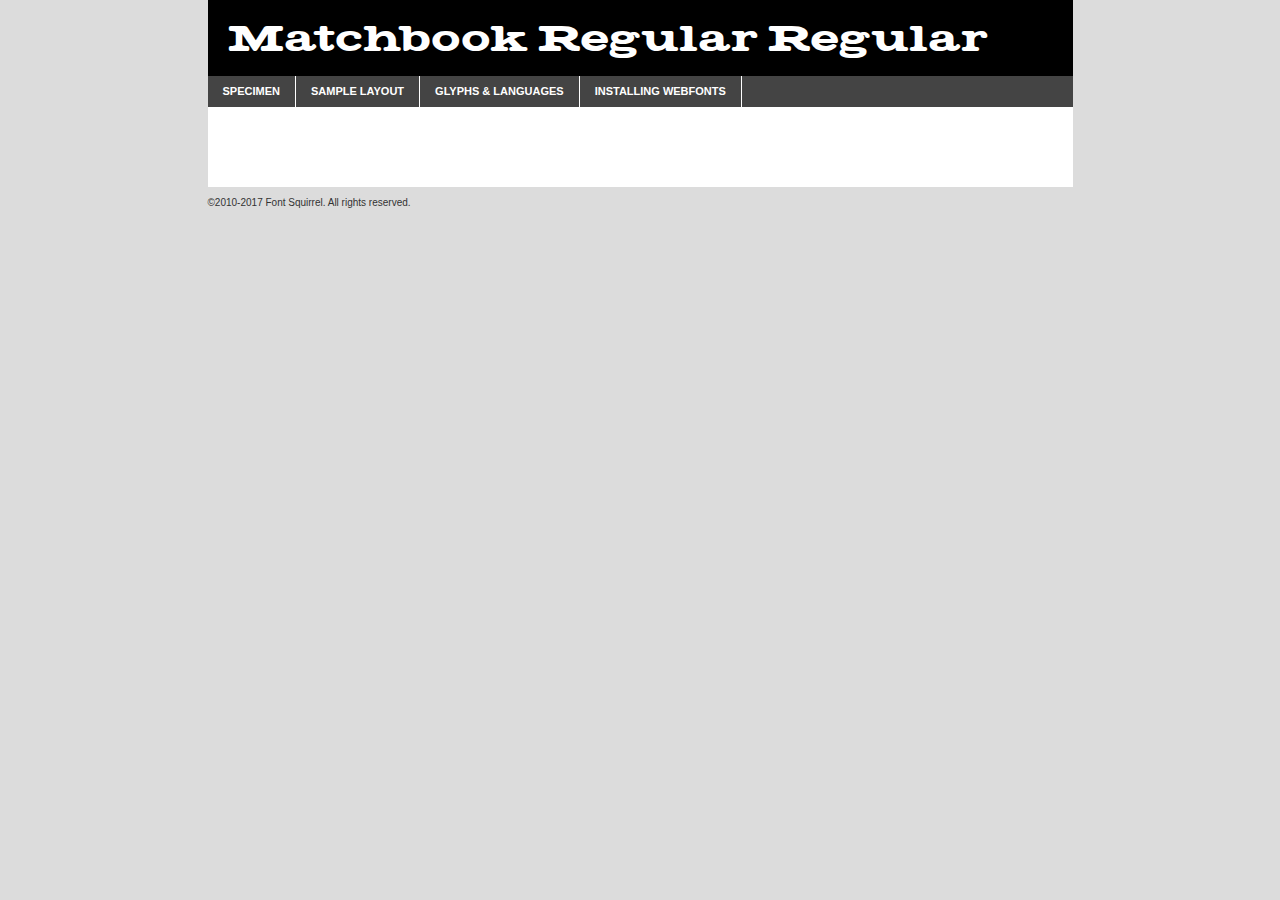
<file: bootstrap-bandit/fonts/matchbook/matchbookregular-demo.html>
<!DOCTYPE html PUBLIC "-//W3C//DTD XHTML 1.0 Transitional//EN"
	"http://www.w3.org/TR/xhtml1/DTD/xhtml1-transitional.dtd">

<html xmlns="http://www.w3.org/1999/xhtml" xml:lang="en" lang="en">
<head>
	<meta http-equiv="Content-Type" content="text/html; charset=utf-8" />
	<script src="http://ajax.googleapis.com/ajax/libs/jquery/1.7.2/jquery.min.js" type="text/javascript" charset="utf-8"></script>
	<script type="text/javascript">
	(function($){$.fn.easyTabs=function(option){var param=jQuery.extend({fadeSpeed:"fast",defaultContent:1,activeClass:'active'},option);$(this).each(function(){var thisId="#"+this.id;if(param.defaultContent==''){param.defaultContent=1;}
	if(typeof param.defaultContent=="number")
	{var defaultTab=$(thisId+" .tabs li:eq("+(param.defaultContent-1)+") a").attr('href').substr(1);}else{var defaultTab=param.defaultContent;}
	$(thisId+" .tabs li a").each(function(){var tabToHide=$(this).attr('href').substr(1);$("#"+tabToHide).addClass('easytabs-tab-content');});hideAll();changeContent(defaultTab);function hideAll(){$(thisId+" .easytabs-tab-content").hide();}
	function changeContent(tabId){hideAll();$(thisId+" .tabs li").removeClass(param.activeClass);$(thisId+" .tabs li a[href=#"+tabId+"]").closest('li').addClass(param.activeClass);if(param.fadeSpeed!="none")
	{$(thisId+" #"+tabId).fadeIn(param.fadeSpeed);}else{$(thisId+" #"+tabId).show();}}
	$(thisId+" .tabs li").click(function(){var tabId=$(this).find('a').attr('href').substr(1);changeContent(tabId);return false;});});}})(jQuery);
	</script>
	<link rel="stylesheet" href="specimen_files/specimen_stylesheet.css" type="text/css" charset="utf-8" />
	<link rel="stylesheet" href="stylesheet.css" type="text/css" charset="utf-8" />

	<style type="text/css">
					body{
				font-family: 'matchbook_regularregular';
							}
		</style>

	<title>Matchbook Regular Regular Specimen</title>
	
	
	<script type="text/javascript" charset="utf-8">
		$(document).ready(function() {
			$('#container').easyTabs({defaultContent:1});
		});
	</script>
</head>

<body>
<div id="container">
	<div id="header">
		Matchbook Regular Regular	</div>
	<ul class="tabs">
		<li><a href="#specimen">Specimen</a></li>
		<li><a href="#layout">Sample Layout</a></li>
				<li><a href="#glyphs">Glyphs &amp; Languages</a></li>
		<li><a href="#installing">Installing Webfonts</a></li>
		
	</ul>
	
	<div id="main_content">

		
			<div id="specimen">
		
				<div class="section">
					<div class="grid12 firstcol">
						<div class="huge">AaBb</div>
					</div>
				</div>
		
				<div class="section">
					<div class="glyph_range">A&#x200B;B&#x200b;C&#x200b;D&#x200b;E&#x200b;F&#x200b;G&#x200b;H&#x200b;I&#x200b;J&#x200b;K&#x200b;L&#x200b;M&#x200b;N&#x200b;O&#x200b;P&#x200b;Q&#x200b;R&#x200b;S&#x200b;T&#x200b;U&#x200b;V&#x200b;W&#x200b;X&#x200b;Y&#x200b;Z&#x200b;a&#x200b;b&#x200b;c&#x200b;d&#x200b;e&#x200b;f&#x200b;g&#x200b;h&#x200b;i&#x200b;j&#x200b;k&#x200b;l&#x200b;m&#x200b;n&#x200b;o&#x200b;p&#x200b;q&#x200b;r&#x200b;s&#x200b;t&#x200b;u&#x200b;v&#x200b;w&#x200b;x&#x200b;y&#x200b;z&#x200b;1&#x200b;2&#x200b;3&#x200b;4&#x200b;5&#x200b;6&#x200b;7&#x200b;8&#x200b;9&#x200b;0&#x200b;&amp;&#x200b;.&#x200b;,&#x200b;?&#x200b;!&#x200b;&#64;&#x200b;(&#x200b;)&#x200b;#&#x200b;$&#x200b;%&#x200b;*&#x200b;+&#x200b;-&#x200b;=&#x200b;:&#x200b;;</div>
				</div>
				<div class="section">
					<div class="grid12 firstcol">
						<table class="sample_table">
							<tr><td>10</td><td class="size10">abcdefghijklmnopqrstuvwxyzABCDEFGHIJKLMNOPQRSTUVWXYZ0123456789abcdefghijklmnopqrstuvwxyzABCDEFGHIJKLMNOPQRSTUVWXYZ0123456789abcdefghijklmnopqrstuvwxyzABCDEFGHIJKLMNOPQRSTUVWXYZ</td></tr>
							<tr><td>11</td><td class="size11">abcdefghijklmnopqrstuvwxyzABCDEFGHIJKLMNOPQRSTUVWXYZ0123456789abcdefghijklmnopqrstuvwxyzABCDEFGHIJKLMNOPQRSTUVWXYZ0123456789abcdefghijklmnopqrstuvwxyzABCDEFGHIJKLMNOPQRSTUVWXYZ</td></tr>
							<tr><td>12</td><td class="size12">abcdefghijklmnopqrstuvwxyzABCDEFGHIJKLMNOPQRSTUVWXYZ0123456789abcdefghijklmnopqrstuvwxyzABCDEFGHIJKLMNOPQRSTUVWXYZ0123456789abcdefghijklmnopqrstuvwxyzABCDEFGHIJKLMNOPQRSTUVWXYZ</td></tr>
							<tr><td>13</td><td class="size13">abcdefghijklmnopqrstuvwxyzABCDEFGHIJKLMNOPQRSTUVWXYZ0123456789abcdefghijklmnopqrstuvwxyzABCDEFGHIJKLMNOPQRSTUVWXYZ0123456789abcdefghijklmnopqrstuvwxyzABCDEFGHIJKLMNOPQRSTUVWXYZ</td></tr>
							<tr><td>14</td><td class="size14">abcdefghijklmnopqrstuvwxyzABCDEFGHIJKLMNOPQRSTUVWXYZ0123456789abcdefghijklmnopqrstuvwxyzABCDEFGHIJKLMNOPQRSTUVWXYZ0123456789abcdefghijklmnopqrstuvwxyzABCDEFGHIJKLMNOPQRSTUVWXYZ</td></tr>
							<tr><td>16</td><td class="size16">abcdefghijklmnopqrstuvwxyzABCDEFGHIJKLMNOPQRSTUVWXYZ0123456789abcdefghijklmnopqrstuvwxyzABCDEFGHIJKLMNOPQRSTUVWXYZ</td></tr>
							<tr><td>18</td><td class="size18">abcdefghijklmnopqrstuvwxyzABCDEFGHIJKLMNOPQRSTUVWXYZ0123456789abcdefghijklmnopqrstuvwxyzABCDEFGHIJKLMNOPQRSTUVWXYZ</td></tr>
							<tr><td>20</td><td class="size20">abcdefghijklmnopqrstuvwxyzABCDEFGHIJKLMNOPQRSTUVWXYZ0123456789abcdefghijklmnopqrstuvwxyzABCDEFGHIJKLMNOPQRSTUVWXYZ</td></tr>
							<tr><td>24</td><td class="size24">abcdefghijklmnopqrstuvwxyzABCDEFGHIJKLMNOPQRSTUVWXYZ0123456789abcdefghijklmnopqrstuvwxyzABCDEFGHIJKLMNOPQRSTUVWXYZ</td></tr>
							<tr><td>30</td><td class="size30">abcdefghijklmnopqrstuvwxyzABCDEFGHIJKLMNOPQRSTUVWXYZ0123456789abcdefghijklmnopqrstuvwxyzABCDEFGHIJKLMNOPQRSTUVWXYZ</td></tr>
							<tr><td>36</td><td class="size36">abcdefghijklmnopqrstuvwxyzABCDEFGHIJKLMNOPQRSTUVWXYZ0123456789abcdefghijklmnopqrstuvwxyzABCDEFGHIJKLMNOPQRSTUVWXYZ</td></tr>
							<tr><td>48</td><td class="size48">abcdefghijklmnopqrstuvwxyzABCDEFGHIJKLMNOPQRSTUVWXYZ0123456789abcdefghijklmnopqrstuvwxyzABCDEFGHIJKLMNOPQRSTUVWXYZ</td></tr>
							<tr><td>60</td><td class="size60">abcdefghijklmnopqrstuvwxyzABCDEFGHIJKLMNOPQRSTUVWXYZ0123456789abcdefghijklmnopqrstuvwxyzABCDEFGHIJKLMNOPQRSTUVWXYZ</td></tr>
							<tr><td>72</td><td class="size72">abcdefghijklmnopqrstuvwxyzABCDEFGHIJKLMNOPQRSTUVWXYZ0123456789abcdefghijklmnopqrstuvwxyzABCDEFGHIJKLMNOPQRSTUVWXYZ</td></tr>
							<tr><td>90</td><td class="size90">abcdefghijklmnopqrstuvwxyzABCDEFGHIJKLMNOPQRSTUVWXYZ0123456789abcdefghijklmnopqrstuvwxyzABCDEFGHIJKLMNOPQRSTUVWXYZ</td></tr>
						</table>
				
					</div>
			
				</div>
		
		
		
								<div class="section" id="bodycomparison">


										<div id="xheight">
				<div class="fontbody">&#x25FC;&#x25FC;&#x25FC;&#x25FC;&#x25FC;&#x25FC;&#x25FC;&#x25FC;&#x25FC;&#x25FC;&#x25FC;&#x25FC;&#x25FC;&#x25FC;&#x25FC;&#x25FC;&#x25FC;&#x25FC;&#x25FC;&#x25FC;&#x25FC;&#x25FC;&#x25FC;&#x25FC;&#x25FC;&#x25FC;&#x25FC;&#x25FC;&#x25FC;&#x25FC;&#x25FC;&#x25FC;&#x25FC;&#x25FC;&#x25FC;&#x25FC;&#x25FC;&#x25FC;&#x25FC;&#x25FC;&#x25FC;&#x25FC;&#x25FC;&#x25FC;&#x25FC;&#x25FC;&#x25FC;&#x25FC;&#x25FC;&#x25FC;&#x25FC;&#x25FC;&#x25FC;&#x25FC;&#x25FC;&#x25FC;&#x25FC;&#x25FC;&#x25FC;&#x25FC;&#x25FC;&#x25FC;&#x25FC;&#x25FC;&#x25FC;&#x25FC;&#x25FC;&#x25FC;&#x25FC;&#x25FC;&#x25FC;&#x25FC;&#x25FC;&#x25FC;&#x25FC;&#x25FC;&#x25FC;&#x25FC;&#x25FC;&#x25FC;&#x25FC;&#x25FC;&#x25FC;&#x25FC;&#x25FC;&#x25FC;&#x25FC;&#x25FC;&#x25FC;&#x25FC;&#x25FC;&#x25FC;&#x25FC;&#x25FC;&#x25FC;&#x25FC;&#x25FC;&#x25FC;&#x25FC;body</div><div class="arialbody">body</div><div class="verdanabody">body</div><div class="georgiabody">body</div></div>
										<div class="fontbody" style="z-index:1">
											body<span>Matchbook Regular Regular</span>
										</div>
										<div class="arialbody" style="z-index:1">
											body<span>Arial</span>
										</div>
										<div class="verdanabody" style="z-index:1">
											body<span>Verdana</span>
										</div>
										<div class="georgiabody" style="z-index:1">
											body<span>Georgia</span>
										</div>



								</div>
		
		
				<div class="section psample psample_row1" id="">
					
					<div class="grid2 firstcol">
						<p class="size10"><span>10.</span>Aenean lacinia bibendum nulla sed consectetur. Fusce dapibus, tellus ac cursus commodo, tortor mauris condimentum nibh, ut fermentum massa justo sit amet risus. Nullam id dolor id nibh ultricies vehicula ut id elit. Cum sociis natoque penatibus et magnis dis parturient montes, nascetur ridiculus mus. Nulla vitae elit libero, a pharetra augue.</p>
			
					</div>
					<div class="grid3">
						<p class="size11"><span>11.</span>Aenean lacinia bibendum nulla sed consectetur. Fusce dapibus, tellus ac cursus commodo, tortor mauris condimentum nibh, ut fermentum massa justo sit amet risus. Nullam id dolor id nibh ultricies vehicula ut id elit. Cum sociis natoque penatibus et magnis dis parturient montes, nascetur ridiculus mus. Nulla vitae elit libero, a pharetra augue.</p>
			
					</div>
					<div class="grid3">
						<p class="size12"><span>12.</span>Aenean lacinia bibendum nulla sed consectetur. Fusce dapibus, tellus ac cursus commodo, tortor mauris condimentum nibh, ut fermentum massa justo sit amet risus. Nullam id dolor id nibh ultricies vehicula ut id elit. Cum sociis natoque penatibus et magnis dis parturient montes, nascetur ridiculus mus. Nulla vitae elit libero, a pharetra augue.</p>
			
					</div>
					<div class="grid4">
						<p class="size13"><span>13.</span>Aenean lacinia bibendum nulla sed consectetur. Fusce dapibus, tellus ac cursus commodo, tortor mauris condimentum nibh, ut fermentum massa justo sit amet risus. Nullam id dolor id nibh ultricies vehicula ut id elit. Cum sociis natoque penatibus et magnis dis parturient montes, nascetur ridiculus mus. Nulla vitae elit libero, a pharetra augue.</p>
			
					</div>
					<div class="white_blend"></div>
					
				</div>
				<div class="section psample psample_row2" id="">
					<div class="grid3 firstcol">
						<p class="size14"><span>14.</span>Aenean lacinia bibendum nulla sed consectetur. Fusce dapibus, tellus ac cursus commodo, tortor mauris condimentum nibh, ut fermentum massa justo sit amet risus. Nullam id dolor id nibh ultricies vehicula ut id elit. Cum sociis natoque penatibus et magnis dis parturient montes, nascetur ridiculus mus. Nulla vitae elit libero, a pharetra augue.</p>
			
					</div>
					<div class="grid4">
						<p class="size16"><span>16.</span>Aenean lacinia bibendum nulla sed consectetur. Fusce dapibus, tellus ac cursus commodo, tortor mauris condimentum nibh, ut fermentum massa justo sit amet risus. Nullam id dolor id nibh ultricies vehicula ut id elit. Cum sociis natoque penatibus et magnis dis parturient montes, nascetur ridiculus mus. Nulla vitae elit libero, a pharetra augue.</p>
			
					</div>
					<div class="grid5">
						<p class="size18"><span>18.</span>Aenean lacinia bibendum nulla sed consectetur. Fusce dapibus, tellus ac cursus commodo, tortor mauris condimentum nibh, ut fermentum massa justo sit amet risus. Nullam id dolor id nibh ultricies vehicula ut id elit. Cum sociis natoque penatibus et magnis dis parturient montes, nascetur ridiculus mus. Nulla vitae elit libero, a pharetra augue.</p>
			
					</div>

					<div class="white_blend"></div>

				</div>
				
				<div class="section psample psample_row3" id="">
					<div class="grid5 firstcol">
						<p class="size20"><span>20.</span>Aenean lacinia bibendum nulla sed consectetur. Fusce dapibus, tellus ac cursus commodo, tortor mauris condimentum nibh, ut fermentum massa justo sit amet risus. Nullam id dolor id nibh ultricies vehicula ut id elit. Cum sociis natoque penatibus et magnis dis parturient montes, nascetur ridiculus mus. Nulla vitae elit libero, a pharetra augue.</p>
					</div>
					<div class="grid7">
						<p class="size24"><span>24.</span>Aenean lacinia bibendum nulla sed consectetur. Fusce dapibus, tellus ac cursus commodo, tortor mauris condimentum nibh, ut fermentum massa justo sit amet risus. Nullam id dolor id nibh ultricies vehicula ut id elit. Cum sociis natoque penatibus et magnis dis parturient montes, nascetur ridiculus mus. Nulla vitae elit libero, a pharetra augue.</p>
					</div>
					
					<div class="white_blend"></div>
					
				</div>
				
				<div class="section psample psample_row4" id="">
					<div class="grid12 firstcol">
						<p class="size30"><span>30.</span>Aenean lacinia bibendum nulla sed consectetur. Fusce dapibus, tellus ac cursus commodo, tortor mauris condimentum nibh, ut fermentum massa justo sit amet risus. Nullam id dolor id nibh ultricies vehicula ut id elit. Cum sociis natoque penatibus et magnis dis parturient montes, nascetur ridiculus mus. Nulla vitae elit libero, a pharetra augue.</p>
					</div>
					<div class="white_blend"></div>
					
				</div>
				
				
				
				<div class="section psample psample_row1 fullreverse">
					<div class="grid2 firstcol">
						<p class="size10"><span>10.</span>Aenean lacinia bibendum nulla sed consectetur. Fusce dapibus, tellus ac cursus commodo, tortor mauris condimentum nibh, ut fermentum massa justo sit amet risus. Nullam id dolor id nibh ultricies vehicula ut id elit. Cum sociis natoque penatibus et magnis dis parturient montes, nascetur ridiculus mus. Nulla vitae elit libero, a pharetra augue.</p>
			
					</div>
					<div class="grid3">
						<p class="size11"><span>11.</span>Aenean lacinia bibendum nulla sed consectetur. Fusce dapibus, tellus ac cursus commodo, tortor mauris condimentum nibh, ut fermentum massa justo sit amet risus. Nullam id dolor id nibh ultricies vehicula ut id elit. Cum sociis natoque penatibus et magnis dis parturient montes, nascetur ridiculus mus. Nulla vitae elit libero, a pharetra augue.</p>
			
					</div>
					<div class="grid3">
						<p class="size12"><span>12.</span>Aenean lacinia bibendum nulla sed consectetur. Fusce dapibus, tellus ac cursus commodo, tortor mauris condimentum nibh, ut fermentum massa justo sit amet risus. Nullam id dolor id nibh ultricies vehicula ut id elit. Cum sociis natoque penatibus et magnis dis parturient montes, nascetur ridiculus mus. Nulla vitae elit libero, a pharetra augue.</p>
			
					</div>
					<div class="grid4">
						<p class="size13"><span>13.</span>Aenean lacinia bibendum nulla sed consectetur. Fusce dapibus, tellus ac cursus commodo, tortor mauris condimentum nibh, ut fermentum massa justo sit amet risus. Nullam id dolor id nibh ultricies vehicula ut id elit. Cum sociis natoque penatibus et magnis dis parturient montes, nascetur ridiculus mus. Nulla vitae elit libero, a pharetra augue.</p>
			
					</div>
					<div class="black_blend"></div>
					
				</div>
				
				<div class="section psample psample_row2 fullreverse">
					<div class="grid3 firstcol">
						<p class="size14"><span>14.</span>Aenean lacinia bibendum nulla sed consectetur. Fusce dapibus, tellus ac cursus commodo, tortor mauris condimentum nibh, ut fermentum massa justo sit amet risus. Nullam id dolor id nibh ultricies vehicula ut id elit. Cum sociis natoque penatibus et magnis dis parturient montes, nascetur ridiculus mus. Nulla vitae elit libero, a pharetra augue.</p>
			
					</div>
					<div class="grid4">
						<p class="size16"><span>16.</span>Aenean lacinia bibendum nulla sed consectetur. Fusce dapibus, tellus ac cursus commodo, tortor mauris condimentum nibh, ut fermentum massa justo sit amet risus. Nullam id dolor id nibh ultricies vehicula ut id elit. Cum sociis natoque penatibus et magnis dis parturient montes, nascetur ridiculus mus. Nulla vitae elit libero, a pharetra augue.</p>
			
					</div>
					<div class="grid5">
						<p class="size18"><span>18.</span>Aenean lacinia bibendum nulla sed consectetur. Fusce dapibus, tellus ac cursus commodo, tortor mauris condimentum nibh, ut fermentum massa justo sit amet risus. Nullam id dolor id nibh ultricies vehicula ut id elit. Cum sociis natoque penatibus et magnis dis parturient montes, nascetur ridiculus mus. Nulla vitae elit libero, a pharetra augue.</p>
			
					</div>
					<div class="black_blend"></div>

				</div>
				
				<div class="section psample fullreverse psample_row3" id="">
					<div class="grid5 firstcol">
						<p class="size20"><span>20.</span>Aenean lacinia bibendum nulla sed consectetur. Fusce dapibus, tellus ac cursus commodo, tortor mauris condimentum nibh, ut fermentum massa justo sit amet risus. Nullam id dolor id nibh ultricies vehicula ut id elit. Cum sociis natoque penatibus et magnis dis parturient montes, nascetur ridiculus mus. Nulla vitae elit libero, a pharetra augue.</p>
					</div>
					<div class="grid7">
						<p class="size24"><span>24.</span>Aenean lacinia bibendum nulla sed consectetur. Fusce dapibus, tellus ac cursus commodo, tortor mauris condimentum nibh, ut fermentum massa justo sit amet risus. Nullam id dolor id nibh ultricies vehicula ut id elit. Cum sociis natoque penatibus et magnis dis parturient montes, nascetur ridiculus mus. Nulla vitae elit libero, a pharetra augue.</p>
					</div>
					
					<div class="black_blend"></div>
					
				</div>
				
				<div class="section psample fullreverse psample_row4" id="" style="border-bottom: 20px #000 solid;">
					<div class="grid12 firstcol">
						<p class="size30"><span>30.</span>Aenean lacinia bibendum nulla sed consectetur. Fusce dapibus, tellus ac cursus commodo, tortor mauris condimentum nibh, ut fermentum massa justo sit amet risus. Nullam id dolor id nibh ultricies vehicula ut id elit. Cum sociis natoque penatibus et magnis dis parturient montes, nascetur ridiculus mus. Nulla vitae elit libero, a pharetra augue.</p>
					</div>
					<div class="black_blend"></div>
					
				</div>
				
				
				
				
			</div>
			
			<div id="layout">
				
				<div class="section">
					
					<div class="grid12 firstcol">
						<h1>Lorem Ipsum Dolor</h1>
						<h2>Etiam porta sem malesuada magna mollis euismod</h2>
						
						<p class="byline">By <a href="#link">Aenean Lacinia</a></p>
					</div>
				</div>
				<div class="section">
					<div class="grid8 firstcol">
						<p class="large">Donec sed odio dui. Morbi leo risus, porta ac consectetur ac, vestibulum at eros. Fusce dapibus, tellus ac cursus commodo, tortor mauris condimentum nibh, ut fermentum massa justo sit amet risus. </p>

						
						<h3>Pellentesque ornare sem</h3>

						<p>Maecenas sed diam eget risus varius blandit sit amet non magna. Maecenas faucibus mollis interdum. Donec ullamcorper nulla non metus auctor fringilla. Nullam id dolor id nibh ultricies vehicula ut id elit. Nullam id dolor id nibh ultricies vehicula ut id elit. </p>

						<p>Aenean eu leo quam. Pellentesque ornare sem lacinia quam venenatis vestibulum. Lorem ipsum dolor sit amet, consectetur adipiscing elit. Cum sociis natoque penatibus et magnis dis parturient montes, nascetur ridiculus mus. </p>

						<p>Nulla vitae elit libero, a pharetra augue. Praesent commodo cursus magna, vel scelerisque nisl consectetur et. Aenean lacinia bibendum nulla sed consectetur. </p>

						<p>Nullam quis risus eget urna mollis ornare vel eu leo. Nullam quis risus eget urna mollis ornare vel eu leo. Maecenas sed diam eget risus varius blandit sit amet non magna. Donec ullamcorper nulla non metus auctor fringilla. </p>

						<h3>Cras mattis consectetur</h3>

						<p>Aenean eu leo quam. Pellentesque ornare sem lacinia quam venenatis vestibulum. Aenean lacinia bibendum nulla sed consectetur. Integer posuere erat a ante venenatis dapibus posuere velit aliquet. Cras mattis consectetur purus sit amet fermentum. </p>

						<p>Nullam id dolor id nibh ultricies vehicula ut id elit. Nullam quis risus eget urna mollis ornare vel eu leo. Cras mattis consectetur purus sit amet fermentum.</p>
					</div>
					
					<div class="grid4 sidebar">
						
						<div class="box reverse">
							<p class="last">Nullam quis risus eget urna mollis ornare vel eu leo. Donec ullamcorper nulla non metus auctor fringilla. Cras mattis consectetur purus sit amet fermentum. Sed posuere consectetur est at lobortis. Lorem ipsum dolor sit amet, consectetur adipiscing elit. </p>
						</div>
						
						<p class="caption">Maecenas sed diam eget risus varius.</p>

						<p>Vestibulum id ligula porta felis euismod semper. Integer posuere erat a ante venenatis dapibus posuere velit aliquet. Vestibulum id ligula porta felis euismod semper. Sed posuere consectetur est at lobortis. Maecenas sed diam eget risus varius blandit sit amet non magna. Fusce dapibus, tellus ac cursus commodo, tortor mauris condimentum nibh, ut fermentum massa justo sit amet risus. </p>

					

						<p>Duis mollis, est non commodo luctus, nisi erat porttitor ligula, eget lacinia odio sem nec elit. Aenean lacinia bibendum nulla sed consectetur. Vivamus sagittis lacus vel augue laoreet rutrum faucibus dolor auctor. Aenean lacinia bibendum nulla sed consectetur. Nullam quis risus eget urna mollis ornare vel eu leo. </p>

						<p>Praesent commodo cursus magna, vel scelerisque nisl consectetur et. Donec ullamcorper nulla non metus auctor fringilla. Maecenas faucibus mollis interdum. Fusce dapibus, tellus ac cursus commodo, tortor mauris condimentum nibh, ut fermentum massa justo sit amet risus. </p>

					</div>
				</div>
				
			</div>


			



		<div id="glyphs">
			<div class="section">
				<div class="grid12 firstcol">
			
				<h1>Language Support</h1>
				<p>The subset of Matchbook Regular Regular in this kit supports the following languages:<br />
			
					Albanian, Basque, Breton, Chamorro, Danish, Dutch, English, Finnish, French, Frisian, Galician, Italian, Malagasy, Norwegian, Portuguese, Alsatian, Arapaho, Arrernte, Aymara, Bislama, Cebuano, Corsican, Fijian, French_creole, Genoese, Gilbertese, Greenlandic, Haitian_creole, Hiligaynon, Hmong, Hopi, Ibanag, Iloko_ilokano, Indonesian, Interglossa_glosa, Interlingua, Irish_gaelic, Jerriais, Lojban, Lombard, Luxembourgeois, Manx, Mohawk, Norfolk_pitcairnese, Occitan, Oromo, Pangasinan, Papiamento, Piedmontese, Potawatomi, Rhaeto-romance, Romansh, Rotokas, Sami_lule, Samoan, Sardinian, Scots_gaelic, Seychelles_creole, Shona, Sicilian, Somali, Southern_ndebele, Swahili, Swati_swazi, Tagalog_filipino_pilipino, Tetum, Tok_pisin, Uyghur_latinized, Volapuk, Walloon, Warlpiri, Xhosa, Yapese, Zulu, Latinbasic, Demo				</p>
				<h1>Glyph Chart</h1>
				<p>The subset of Matchbook Regular Regular in this kit includes all the glyphs listed below. Unicode entities are included above each glyph to help you insert individual characters into your layout.</p>
				<div id="glyph_chart">
			
																														 <div><p>&amp;#13;</p>&#13;</div>
																				 <div><p>&amp;#32;</p>&#32;</div>
																				 <div><p>&amp;#33;</p>&#33;</div>
																				 <div><p>&amp;#34;</p>&#34;</div>
																				 <div><p>&amp;#35;</p>&#35;</div>
																				 <div><p>&amp;#36;</p>&#36;</div>
																				 <div><p>&amp;#37;</p>&#37;</div>
																				 <div><p>&amp;#38;</p>&#38;</div>
																				 <div><p>&amp;#39;</p>&#39;</div>
																				 <div><p>&amp;#40;</p>&#40;</div>
																				 <div><p>&amp;#41;</p>&#41;</div>
																				 <div><p>&amp;#42;</p>&#42;</div>
																				 <div><p>&amp;#43;</p>&#43;</div>
																				 <div><p>&amp;#44;</p>&#44;</div>
																				 <div><p>&amp;#45;</p>&#45;</div>
																				 <div><p>&amp;#46;</p>&#46;</div>
																				 <div><p>&amp;#47;</p>&#47;</div>
																				 <div><p>&amp;#48;</p>&#48;</div>
																				 <div><p>&amp;#49;</p>&#49;</div>
																				 <div><p>&amp;#50;</p>&#50;</div>
																				 <div><p>&amp;#51;</p>&#51;</div>
																				 <div><p>&amp;#52;</p>&#52;</div>
																				 <div><p>&amp;#53;</p>&#53;</div>
																				 <div><p>&amp;#54;</p>&#54;</div>
																				 <div><p>&amp;#55;</p>&#55;</div>
																				 <div><p>&amp;#56;</p>&#56;</div>
																				 <div><p>&amp;#57;</p>&#57;</div>
																				 <div><p>&amp;#58;</p>&#58;</div>
																				 <div><p>&amp;#59;</p>&#59;</div>
																				 <div><p>&amp;#60;</p>&#60;</div>
																				 <div><p>&amp;#61;</p>&#61;</div>
																				 <div><p>&amp;#62;</p>&#62;</div>
																				 <div><p>&amp;#63;</p>&#63;</div>
																				 <div><p>&amp;#64;</p>&#64;</div>
																				 <div><p>&amp;#65;</p>&#65;</div>
																				 <div><p>&amp;#66;</p>&#66;</div>
																				 <div><p>&amp;#67;</p>&#67;</div>
																				 <div><p>&amp;#68;</p>&#68;</div>
																				 <div><p>&amp;#69;</p>&#69;</div>
																				 <div><p>&amp;#70;</p>&#70;</div>
																				 <div><p>&amp;#71;</p>&#71;</div>
																				 <div><p>&amp;#72;</p>&#72;</div>
																				 <div><p>&amp;#73;</p>&#73;</div>
																				 <div><p>&amp;#74;</p>&#74;</div>
																				 <div><p>&amp;#75;</p>&#75;</div>
																				 <div><p>&amp;#76;</p>&#76;</div>
																				 <div><p>&amp;#77;</p>&#77;</div>
																				 <div><p>&amp;#78;</p>&#78;</div>
																				 <div><p>&amp;#79;</p>&#79;</div>
																				 <div><p>&amp;#80;</p>&#80;</div>
																				 <div><p>&amp;#81;</p>&#81;</div>
																				 <div><p>&amp;#82;</p>&#82;</div>
																				 <div><p>&amp;#83;</p>&#83;</div>
																				 <div><p>&amp;#84;</p>&#84;</div>
																				 <div><p>&amp;#85;</p>&#85;</div>
																				 <div><p>&amp;#86;</p>&#86;</div>
																				 <div><p>&amp;#87;</p>&#87;</div>
																				 <div><p>&amp;#88;</p>&#88;</div>
																				 <div><p>&amp;#89;</p>&#89;</div>
																				 <div><p>&amp;#90;</p>&#90;</div>
																				 <div><p>&amp;#91;</p>&#91;</div>
																				 <div><p>&amp;#92;</p>&#92;</div>
																				 <div><p>&amp;#93;</p>&#93;</div>
																				 <div><p>&amp;#94;</p>&#94;</div>
																				 <div><p>&amp;#96;</p>&#96;</div>
																				 <div><p>&amp;#97;</p>&#97;</div>
																				 <div><p>&amp;#98;</p>&#98;</div>
																				 <div><p>&amp;#99;</p>&#99;</div>
																				 <div><p>&amp;#100;</p>&#100;</div>
																				 <div><p>&amp;#101;</p>&#101;</div>
																				 <div><p>&amp;#102;</p>&#102;</div>
																				 <div><p>&amp;#103;</p>&#103;</div>
																				 <div><p>&amp;#104;</p>&#104;</div>
																				 <div><p>&amp;#105;</p>&#105;</div>
																				 <div><p>&amp;#106;</p>&#106;</div>
																				 <div><p>&amp;#107;</p>&#107;</div>
																				 <div><p>&amp;#108;</p>&#108;</div>
																				 <div><p>&amp;#109;</p>&#109;</div>
																				 <div><p>&amp;#110;</p>&#110;</div>
																				 <div><p>&amp;#111;</p>&#111;</div>
																				 <div><p>&amp;#112;</p>&#112;</div>
																				 <div><p>&amp;#113;</p>&#113;</div>
																				 <div><p>&amp;#114;</p>&#114;</div>
																				 <div><p>&amp;#115;</p>&#115;</div>
																				 <div><p>&amp;#116;</p>&#116;</div>
																				 <div><p>&amp;#117;</p>&#117;</div>
																				 <div><p>&amp;#118;</p>&#118;</div>
																				 <div><p>&amp;#119;</p>&#119;</div>
																				 <div><p>&amp;#120;</p>&#120;</div>
																				 <div><p>&amp;#121;</p>&#121;</div>
																				 <div><p>&amp;#122;</p>&#122;</div>
																				 <div><p>&amp;#124;</p>&#124;</div>
																				 <div><p>&amp;#160;</p>&#160;</div>
																				 <div><p>&amp;#161;</p>&#161;</div>
																				 <div><p>&amp;#168;</p>&#168;</div>
																				 <div><p>&amp;#173;</p>&#173;</div>
																				 <div><p>&amp;#180;</p>&#180;</div>
																				 <div><p>&amp;#184;</p>&#184;</div>
																				 <div><p>&amp;#192;</p>&#192;</div>
																				 <div><p>&amp;#193;</p>&#193;</div>
																				 <div><p>&amp;#194;</p>&#194;</div>
																				 <div><p>&amp;#195;</p>&#195;</div>
																				 <div><p>&amp;#196;</p>&#196;</div>
																				 <div><p>&amp;#197;</p>&#197;</div>
																				 <div><p>&amp;#198;</p>&#198;</div>
																				 <div><p>&amp;#199;</p>&#199;</div>
																				 <div><p>&amp;#200;</p>&#200;</div>
																				 <div><p>&amp;#201;</p>&#201;</div>
																				 <div><p>&amp;#202;</p>&#202;</div>
																				 <div><p>&amp;#203;</p>&#203;</div>
																				 <div><p>&amp;#204;</p>&#204;</div>
																				 <div><p>&amp;#205;</p>&#205;</div>
																				 <div><p>&amp;#206;</p>&#206;</div>
																				 <div><p>&amp;#207;</p>&#207;</div>
																				 <div><p>&amp;#209;</p>&#209;</div>
																				 <div><p>&amp;#210;</p>&#210;</div>
																				 <div><p>&amp;#211;</p>&#211;</div>
																				 <div><p>&amp;#212;</p>&#212;</div>
																				 <div><p>&amp;#213;</p>&#213;</div>
																				 <div><p>&amp;#214;</p>&#214;</div>
																				 <div><p>&amp;#216;</p>&#216;</div>
																				 <div><p>&amp;#217;</p>&#217;</div>
																				 <div><p>&amp;#218;</p>&#218;</div>
																				 <div><p>&amp;#219;</p>&#219;</div>
																				 <div><p>&amp;#220;</p>&#220;</div>
																				 <div><p>&amp;#221;</p>&#221;</div>
																				 <div><p>&amp;#224;</p>&#224;</div>
																				 <div><p>&amp;#225;</p>&#225;</div>
																				 <div><p>&amp;#226;</p>&#226;</div>
																				 <div><p>&amp;#227;</p>&#227;</div>
																				 <div><p>&amp;#228;</p>&#228;</div>
																				 <div><p>&amp;#229;</p>&#229;</div>
																				 <div><p>&amp;#230;</p>&#230;</div>
																				 <div><p>&amp;#231;</p>&#231;</div>
																				 <div><p>&amp;#232;</p>&#232;</div>
																				 <div><p>&amp;#233;</p>&#233;</div>
																				 <div><p>&amp;#234;</p>&#234;</div>
																				 <div><p>&amp;#235;</p>&#235;</div>
																				 <div><p>&amp;#236;</p>&#236;</div>
																				 <div><p>&amp;#237;</p>&#237;</div>
																				 <div><p>&amp;#238;</p>&#238;</div>
																				 <div><p>&amp;#239;</p>&#239;</div>
																				 <div><p>&amp;#241;</p>&#241;</div>
																				 <div><p>&amp;#242;</p>&#242;</div>
																				 <div><p>&amp;#243;</p>&#243;</div>
																				 <div><p>&amp;#244;</p>&#244;</div>
																				 <div><p>&amp;#245;</p>&#245;</div>
																				 <div><p>&amp;#246;</p>&#246;</div>
																				 <div><p>&amp;#248;</p>&#248;</div>
																				 <div><p>&amp;#249;</p>&#249;</div>
																				 <div><p>&amp;#250;</p>&#250;</div>
																				 <div><p>&amp;#251;</p>&#251;</div>
																				 <div><p>&amp;#252;</p>&#252;</div>
																				 <div><p>&amp;#253;</p>&#253;</div>
																				 <div><p>&amp;#255;</p>&#255;</div>
																				 <div><p>&amp;#338;</p>&#338;</div>
																				 <div><p>&amp;#339;</p>&#339;</div>
																				 <div><p>&amp;#376;</p>&#376;</div>
																				 <div><p>&amp;#710;</p>&#710;</div>
																				 <div><p>&amp;#732;</p>&#732;</div>
																				 <div><p>&amp;#8192;</p>&#8192;</div>
																				 <div><p>&amp;#8193;</p>&#8193;</div>
																				 <div><p>&amp;#8194;</p>&#8194;</div>
																				 <div><p>&amp;#8195;</p>&#8195;</div>
																				 <div><p>&amp;#8196;</p>&#8196;</div>
																				 <div><p>&amp;#8197;</p>&#8197;</div>
																				 <div><p>&amp;#8198;</p>&#8198;</div>
																				 <div><p>&amp;#8199;</p>&#8199;</div>
																				 <div><p>&amp;#8200;</p>&#8200;</div>
																				 <div><p>&amp;#8201;</p>&#8201;</div>
																				 <div><p>&amp;#8202;</p>&#8202;</div>
																				 <div><p>&amp;#8208;</p>&#8208;</div>
																				 <div><p>&amp;#8209;</p>&#8209;</div>
																				 <div><p>&amp;#8210;</p>&#8210;</div>
																				 <div><p>&amp;#8211;</p>&#8211;</div>
																				 <div><p>&amp;#8212;</p>&#8212;</div>
																				 <div><p>&amp;#8216;</p>&#8216;</div>
																				 <div><p>&amp;#8217;</p>&#8217;</div>
																				 <div><p>&amp;#8220;</p>&#8220;</div>
																				 <div><p>&amp;#8221;</p>&#8221;</div>
																				 <div><p>&amp;#8230;</p>&#8230;</div>
																				 <div><p>&amp;#8239;</p>&#8239;</div>
																				 <div><p>&amp;#8287;</p>&#8287;</div>
																				 <div><p>&amp;#9724;</p>&#9724;</div>
																				 <div><p>&amp;#64257;</p>&#64257;</div>
																				 <div><p>&amp;#64258;</p>&#64258;</div>
																																																</div>	
				</div>
		
		
			</div>
		</div>
		
		
		<div id="specs">
			
		</div>
	
		<div id="installing">
			<div class="section">
				<div class="grid7 firstcol">
					<h1>Installing Webfonts</h1>
					
					<p>Webfonts are supported by all major browser platforms but not all in the same way. There are currently four different font formats that must be included in order to target all browsers. This includes TTF, WOFF, EOT and SVG.</p>
					
					<h2>1. Upload your webfonts</h2>
					<p>You must upload your webfont kit to your website. They should be in or near the same directory as your CSS files.</p>
					
					<h2>2. Include the webfont stylesheet</h2>
					<p>A special CSS @font-face declaration helps the various browsers select the appropriate font it needs without causing you a bunch of headaches. Learn more about this syntax by reading the <a href="https://www.fontspring.com/blog/further-hardening-of-the-bulletproof-syntax">Fontspring blog post</a> about it. The code for it is as follows:</p>


<code>
@font-face{ 
	font-family: 'MyWebFont';
	src: url('WebFont.eot');
	src: url('WebFont.eot?#iefix') format('embedded-opentype'),
	     url('WebFont.woff') format('woff'),
	     url('WebFont.ttf') format('truetype'),
	     url('WebFont.svg#webfont') format('svg');
}
</code>

	<p>We've already gone ahead and generated the code for you. All you have to do is link to the stylesheet in your HTML, like this:</p>
	<code>&lt;link rel=&quot;stylesheet&quot; href=&quot;stylesheet.css&quot; type=&quot;text/css&quot; charset=&quot;utf-8&quot; /&gt;</code>

					<h2>3. Modify your own stylesheet</h2>
					<p>To take advantage of your new fonts, you must tell your stylesheet to use them. Look at the original @font-face declaration above and find the property called "font-family." The name linked there will be what you use to reference the font. Prepend that webfont name to the font stack in the "font-family" property, inside the selector you want to change. For example:</p>
<code>p { font-family: 'WebFont', Arial, sans-serif; }</code>

<h2>4. Test</h2>
<p>Getting webfonts to work cross-browser <em>can</em> be tricky. Use the information in the sidebar to help you if you find that fonts aren't loading in a particular browser.</p>
				</div>
				
				<div class="grid5 sidebar">
					<div class="box">
						<h2>Troubleshooting<br />Font-Face Problems</h2>
						<p>Having trouble getting your webfonts to load in your new website? Here are some tips to sort out what might be the problem.</p>

						<h3>Fonts not showing in any browser</h3>

						<p>This sounds like you need to work on the plumbing. You either did not upload the fonts to the correct directory, or you did not link the fonts properly in the CSS. If you've confirmed that all this is correct and you still have a problem, take a look at your .htaccess file and see if requests are getting intercepted.</p>

						<h3>Fonts not loading in iPhone or iPad</h3>

						<p>The most common problem here is that you are serving the fonts from an IIS server. IIS refuses to serve files that have unknown MIME types. If that is the case, you must set the MIME type for SVG to "image/svg+xml" in the server settings. Follow these instructions from Microsoft if you need help.</p>

						<h3>Fonts not loading in Firefox</h3>

						<p>The primary reason for this failure? You are still using a version Firefox older than 3.5. So upgrade already! If that isn't it, then you are very likely serving fonts from a different domain. Firefox requires that all font assets be served from the same domain. Lastly it is possible that you need to add WOFF to your list of MIME types (if you are serving via IIS.)</p>

						<h3>Fonts not loading in IE</h3>

						<p>Are you looking at Internet Explorer on an actual Windows machine or are you cheating by using a service like Adobe BrowserLab? Many of these screenshot services do not render @font-face for IE. Best to test it on a real machine.</p>

						<h3>Fonts not loading in IE9</h3>

						<p>IE9, like Firefox, requires that fonts be served from the same domain as the website. Make sure that is the case.</p>
					</div>
				</div>
			</div>
			
		</div>
	
	</div>
	<div id="footer">
		<p>&copy;2010-2017 Font Squirrel. All rights reserved.</p>
	</div>
</div>
</body>
</html>
</file>
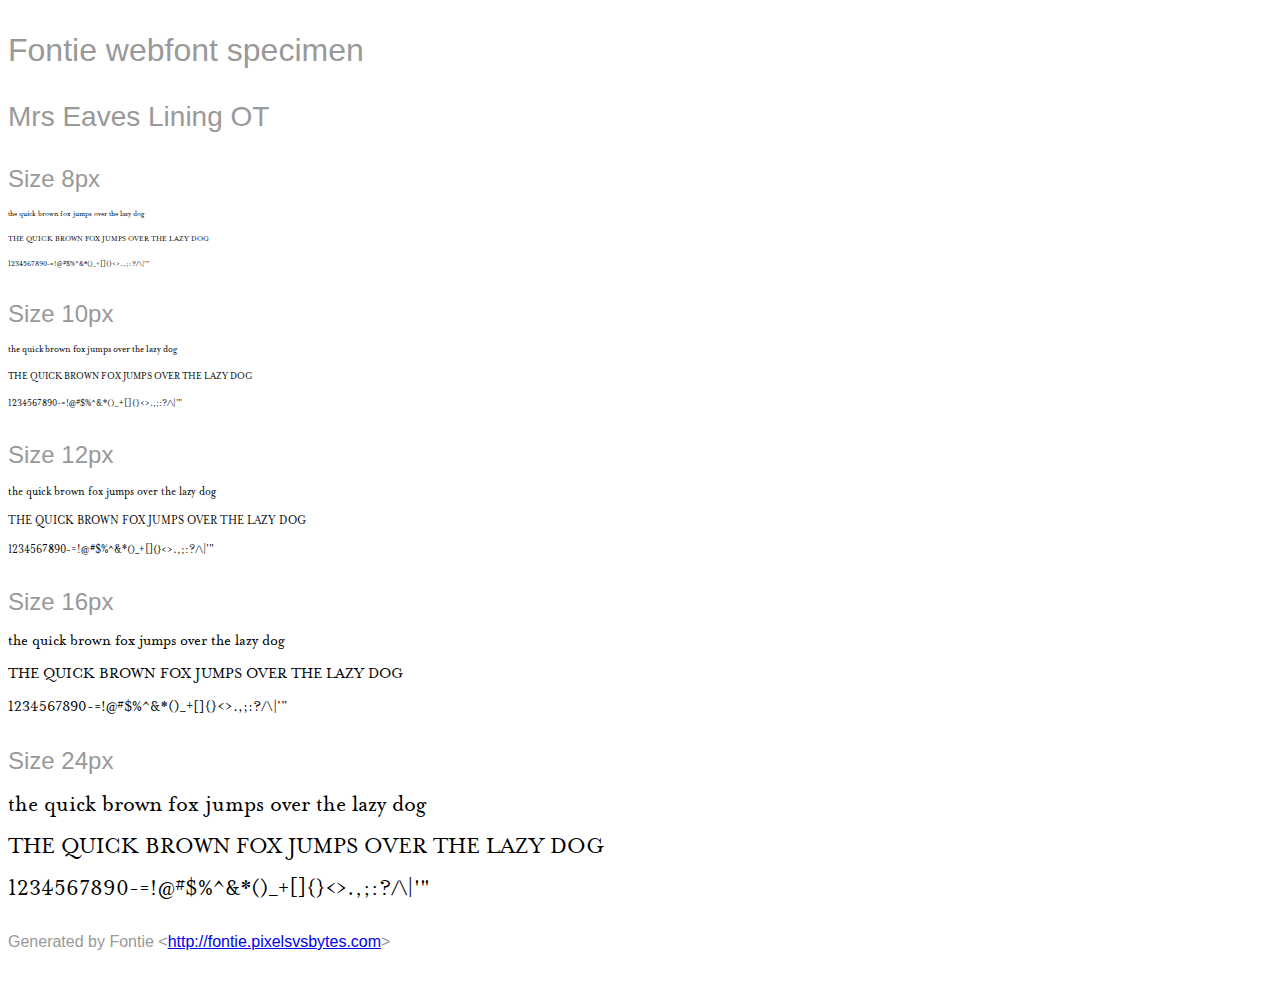
<file: diamond-bandit/fonts/eaves/Mrs Eaves Lining OT.html>
<html>
<head>
    <style>
        /* INFO We recommend to use @import or the link tag to include the
                font-face definition into your page.
           NOTE Some browsers block access to CSS rules in external files if the
                page is not loaded via HTTP. Therefore the Font Smoothie script
                will not work if you open this page as a local file. */
        @import url('Mrs Eaves Lining OT.css');

        /* INFO Just some other styles to beautify the page ;) */
        body {
            font-family: sans-serif;
            color: #999;
            white-space: nowrap;
        }
        h1 {
            font-size: 2rem;
            font-weight: normal;
            margin: 2rem 0 1rem 0;
        }
        h2 {
            font-size: 1.75rem;
            font-weight: normal;
            margin: 2rem 0 1rem 0;
        }
        h3 {
            font-size: 1.5rem;
            font-weight: normal;
            margin: 2rem 0 1rem 0;
        }
        p {
            margin: 2rem 0;
        }
        div p {
            font-family: 'Mrs Eaves Lining OT';
            font-weight: 400;
            font-style: normal;
            color: #000;
            margin: 1rem 0;
        }
    </style>
    <title>Mrs Eaves Lining OT &mdash; Fontie webfont specimen</title>
</head>

<body>
    <h1>Fontie webfont specimen</h1>
    <h2>Mrs Eaves Lining OT</h2>
    <div style="font-size:8px">
        <h3>Size 8px</h3>
        <p>the quick brown fox jumps over the lazy dog</p>
        <p>THE QUICK BROWN FOX JUMPS OVER THE LAZY DOG</p>
        <p>1234567890-=!@#$%^&amp;*()_+[]{}&lt;&gt;.,;:?/\|'"</p>
    </div>
    <div style="font-size:10px">
        <h3>Size 10px</h3>
        <p>the quick brown fox jumps over the lazy dog</p>
        <p>THE QUICK BROWN FOX JUMPS OVER THE LAZY DOG</p>
        <p>1234567890-=!@#$%^&amp;*()_+[]{}&lt;&gt;.,;:?/\|'"</p>
    </div>
    <div style="font-size:12px">
        <h3>Size 12px</h3>
        <p>the quick brown fox jumps over the lazy dog</p>
        <p>THE QUICK BROWN FOX JUMPS OVER THE LAZY DOG</p>
        <p>1234567890-=!@#$%^&amp;*()_+[]{}&lt;&gt;.,;:?/\|'"</p>
    </div>
    <div style="font-size:16px">
        <h3>Size 16px</h3>
        <p>the quick brown fox jumps over the lazy dog</p>
        <p>THE QUICK BROWN FOX JUMPS OVER THE LAZY DOG</p>
        <p>1234567890-=!@#$%^&amp;*()_+[]{}&lt;&gt;.,;:?/\|'"</p>
    </div>
    <div style="font-size:24px">
        <h3>Size 24px</h3>
        <p>the quick brown fox jumps over the lazy dog</p>
        <p>THE QUICK BROWN FOX JUMPS OVER THE LAZY DOG</p>
        <p>1234567890-=!@#$%^&amp;*()_+[]{}&lt;&gt;.,;:?/\|'"</p>
    </div>
    <p>Generated by Fontie &lt;<a href="http://fontie.pixelsvsbytes.com">http://fontie.pixelsvsbytes.com</a>&gt;</p>
</body>

</html>
</file>
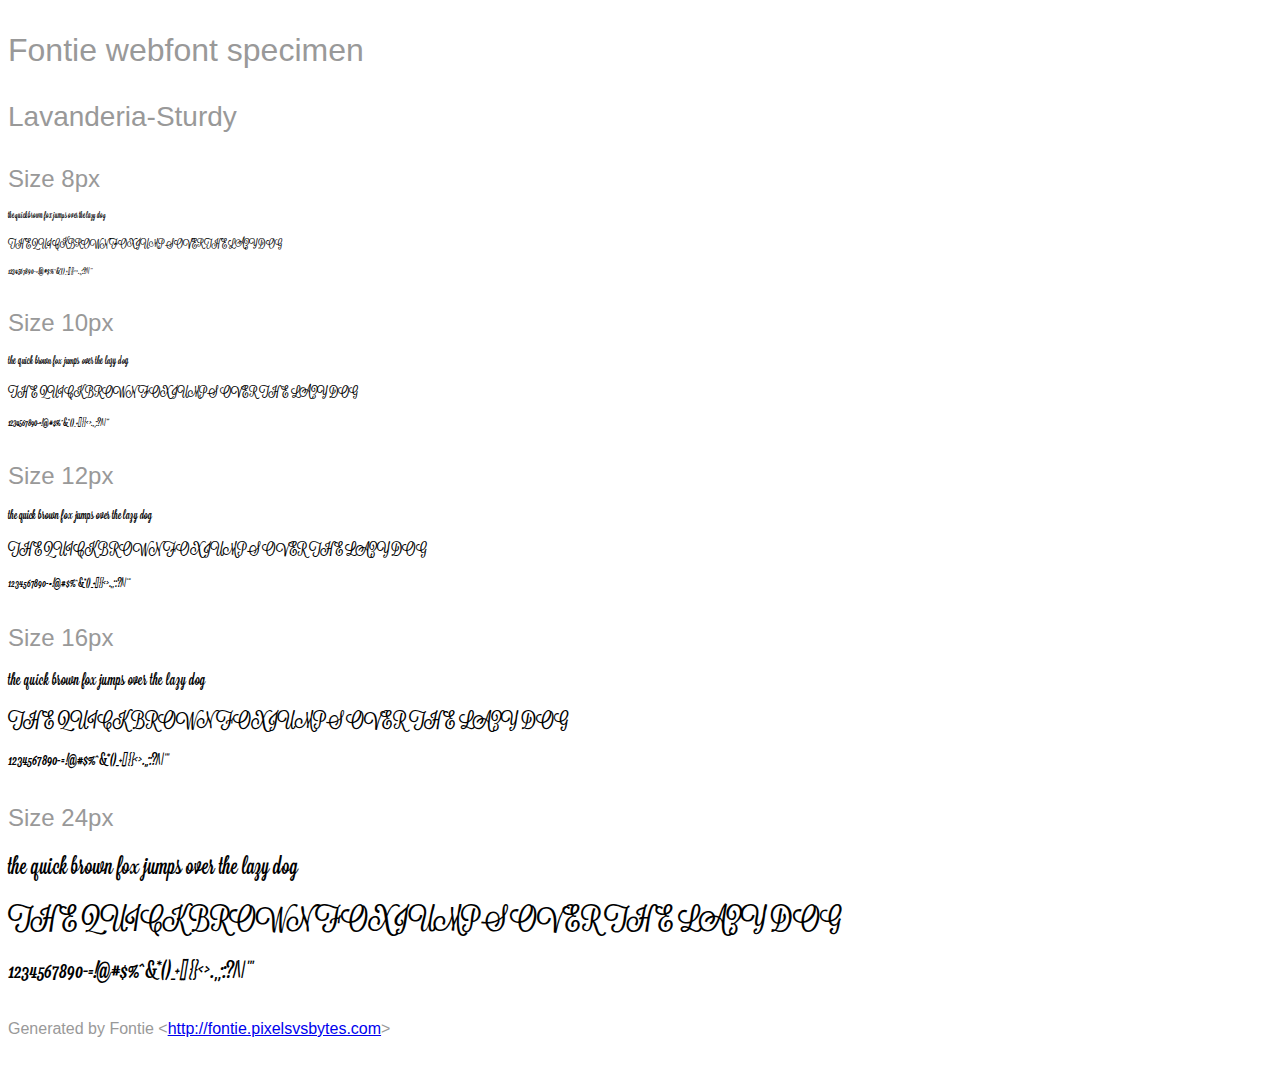
<file: diamond-bandit/fonts/lavanderia/Lavanderia-Sturdy.html>
<html>
<head>
    <style>
        /* INFO We recommend to use @import or the link tag to include the
                font-face definition into your page.
           NOTE Some browsers block access to CSS rules in external files if the
                page is not loaded via HTTP. Therefore the Font Smoothie script
                will not work if you open this page as a local file. */
        @import url('Lavanderia Sturdy.css');

        /* INFO Just some other styles to beautify the page ;) */
        body {
            font-family: sans-serif;
            color: #999;
            white-space: nowrap;
        }
        h1 {
            font-size: 2rem;
            font-weight: normal;
            margin: 2rem 0 1rem 0;
        }
        h2 {
            font-size: 1.75rem;
            font-weight: normal;
            margin: 2rem 0 1rem 0;
        }
        h3 {
            font-size: 1.5rem;
            font-weight: normal;
            margin: 2rem 0 1rem 0;
        }
        p {
            margin: 2rem 0;
        }
        div p {
            font-family: 'Lavanderia Sturdy';
            font-weight: 420;
            font-style: normal;
            color: #000;
            margin: 1rem 0;
        }
    </style>
    <title>Lavanderia Sturdy &mdash; Fontie webfont specimen</title>
</head>

<body>
    <h1>Fontie webfont specimen</h1>
    <h2>Lavanderia-Sturdy</h2>
    <div style="font-size:8px">
        <h3>Size 8px</h3>
        <p>the quick brown fox jumps over the lazy dog</p>
        <p>THE QUICK BROWN FOX JUMPS OVER THE LAZY DOG</p>
        <p>1234567890-=!@#$%^&amp;*()_+[]{}&lt;&gt;.,;:?/\|'"</p>
    </div>
    <div style="font-size:10px">
        <h3>Size 10px</h3>
        <p>the quick brown fox jumps over the lazy dog</p>
        <p>THE QUICK BROWN FOX JUMPS OVER THE LAZY DOG</p>
        <p>1234567890-=!@#$%^&amp;*()_+[]{}&lt;&gt;.,;:?/\|'"</p>
    </div>
    <div style="font-size:12px">
        <h3>Size 12px</h3>
        <p>the quick brown fox jumps over the lazy dog</p>
        <p>THE QUICK BROWN FOX JUMPS OVER THE LAZY DOG</p>
        <p>1234567890-=!@#$%^&amp;*()_+[]{}&lt;&gt;.,;:?/\|'"</p>
    </div>
    <div style="font-size:16px">
        <h3>Size 16px</h3>
        <p>the quick brown fox jumps over the lazy dog</p>
        <p>THE QUICK BROWN FOX JUMPS OVER THE LAZY DOG</p>
        <p>1234567890-=!@#$%^&amp;*()_+[]{}&lt;&gt;.,;:?/\|'"</p>
    </div>
    <div style="font-size:24px">
        <h3>Size 24px</h3>
        <p>the quick brown fox jumps over the lazy dog</p>
        <p>THE QUICK BROWN FOX JUMPS OVER THE LAZY DOG</p>
        <p>1234567890-=!@#$%^&amp;*()_+[]{}&lt;&gt;.,;:?/\|'"</p>
    </div>
    <p>Generated by Fontie &lt;<a href="http://fontie.pixelsvsbytes.com">http://fontie.pixelsvsbytes.com</a>&gt;</p>
</body>

</html>
</file>
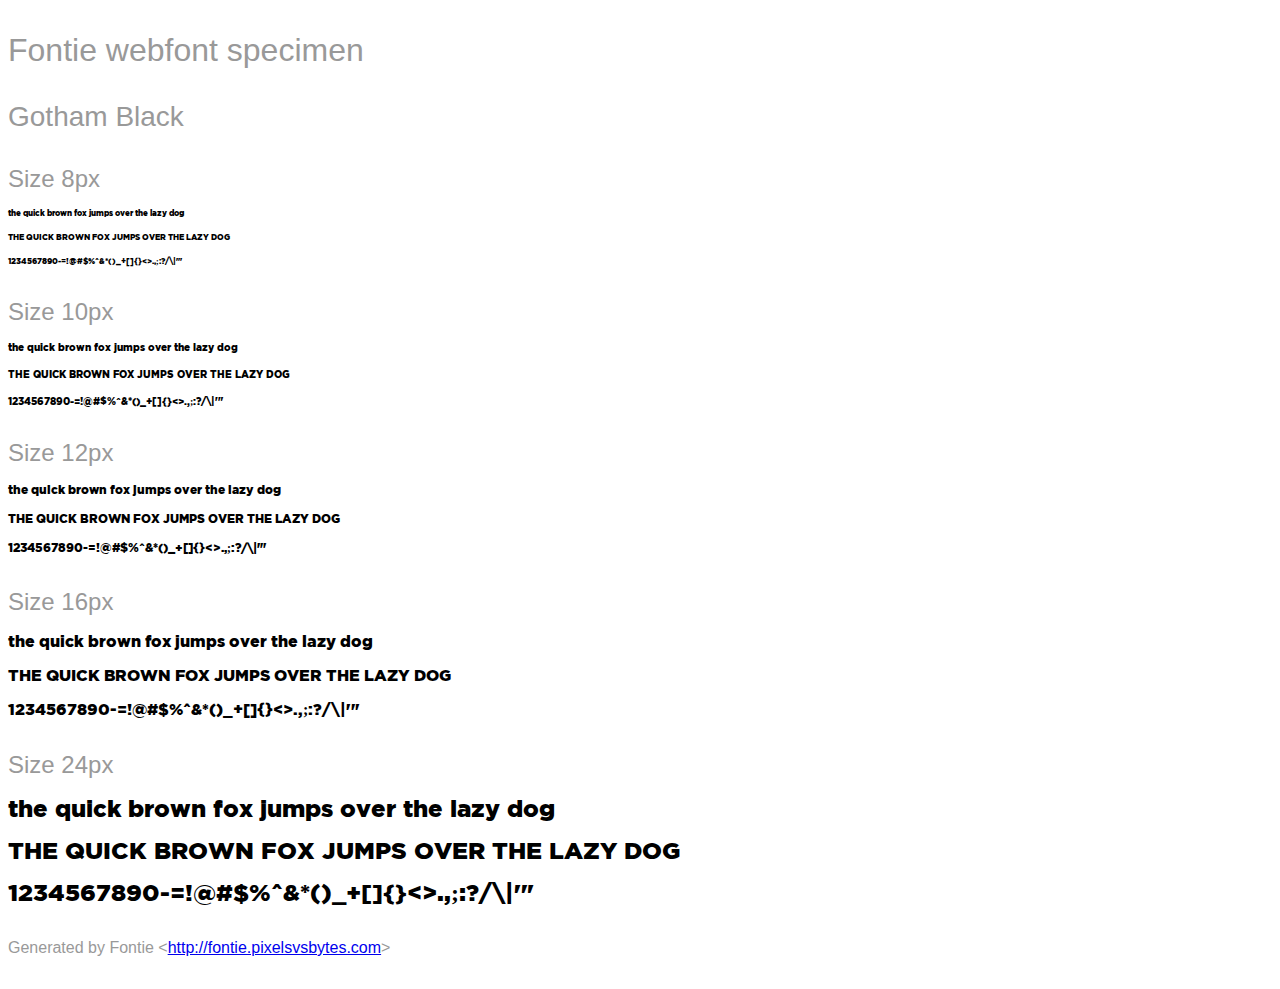
<file: lease-bandit/fonts/gotham/Gotham Black.html>
<html>
<head>
    <style>
        /* INFO We recommend to use @import or the link tag to include the
                font-face definition into your page.
           NOTE Some browsers block access to CSS rules in external files if the
                page is not loaded via HTTP. Therefore the Font Smoothie script
                will not work if you open this page as a local file. */
        @import url('Gotham Black.css');

        /* INFO Just some other styles to beautify the page ;) */
        body {
            font-family: sans-serif;
            color: #999;
            white-space: nowrap;
        }
        h1 {
            font-size: 2rem;
            font-weight: normal;
            margin: 2rem 0 1rem 0;
        }
        h2 {
            font-size: 1.75rem;
            font-weight: normal;
            margin: 2rem 0 1rem 0;
        }
        h3 {
            font-size: 1.5rem;
            font-weight: normal;
            margin: 2rem 0 1rem 0;
        }
        p {
            margin: 2rem 0;
        }
        div p {
            font-family: 'Gotham Black';
            font-weight: 900;
            font-style: normal;
            color: #000;
            margin: 1rem 0;
        }
    </style>
    <title>Gotham Black &mdash; Fontie webfont specimen</title>
</head>

<body>
    <h1>Fontie webfont specimen</h1>
    <h2>Gotham Black</h2>
    <div style="font-size:8px">
        <h3>Size 8px</h3>
        <p>the quick brown fox jumps over the lazy dog</p>
        <p>THE QUICK BROWN FOX JUMPS OVER THE LAZY DOG</p>
        <p>1234567890-=!@#$%^&amp;*()_+[]{}&lt;&gt;.,;:?/\|'"</p>
    </div>
    <div style="font-size:10px">
        <h3>Size 10px</h3>
        <p>the quick brown fox jumps over the lazy dog</p>
        <p>THE QUICK BROWN FOX JUMPS OVER THE LAZY DOG</p>
        <p>1234567890-=!@#$%^&amp;*()_+[]{}&lt;&gt;.,;:?/\|'"</p>
    </div>
    <div style="font-size:12px">
        <h3>Size 12px</h3>
        <p>the quick brown fox jumps over the lazy dog</p>
        <p>THE QUICK BROWN FOX JUMPS OVER THE LAZY DOG</p>
        <p>1234567890-=!@#$%^&amp;*()_+[]{}&lt;&gt;.,;:?/\|'"</p>
    </div>
    <div style="font-size:16px">
        <h3>Size 16px</h3>
        <p>the quick brown fox jumps over the lazy dog</p>
        <p>THE QUICK BROWN FOX JUMPS OVER THE LAZY DOG</p>
        <p>1234567890-=!@#$%^&amp;*()_+[]{}&lt;&gt;.,;:?/\|'"</p>
    </div>
    <div style="font-size:24px">
        <h3>Size 24px</h3>
        <p>the quick brown fox jumps over the lazy dog</p>
        <p>THE QUICK BROWN FOX JUMPS OVER THE LAZY DOG</p>
        <p>1234567890-=!@#$%^&amp;*()_+[]{}&lt;&gt;.,;:?/\|'"</p>
    </div>
    <p>Generated by Fontie &lt;<a href="http://fontie.pixelsvsbytes.com">http://fontie.pixelsvsbytes.com</a>&gt;</p>
</body>

</html>
</file>
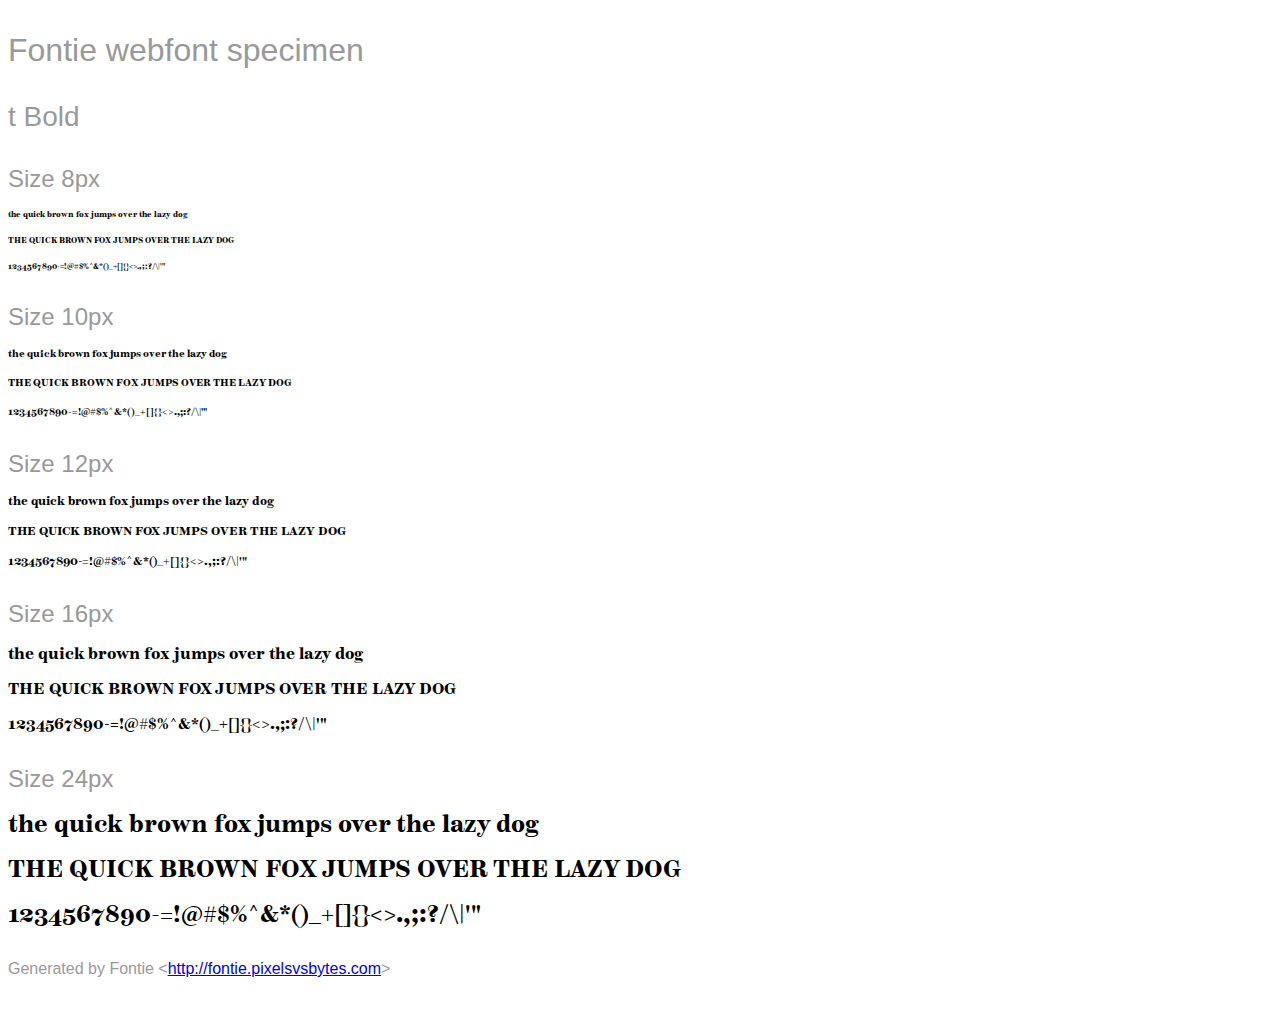
<file: legal-bandit/fonts/scotch/t Bold.html>
<html>
<head>
    <style>
        /* INFO We recommend to use @import or the link tag to include the
                font-face definition into your page.
           NOTE Some browsers block access to CSS rules in external files if the
                page is not loaded via HTTP. Therefore the Font Smoothie script
                will not work if you open this page as a local file. */
        @import url('t.css');

        /* INFO Just some other styles to beautify the page ;) */
        body {
            font-family: sans-serif;
            color: #999;
            white-space: nowrap;
        }
        h1 {
            font-size: 2rem;
            font-weight: normal;
            margin: 2rem 0 1rem 0;
        }
        h2 {
            font-size: 1.75rem;
            font-weight: normal;
            margin: 2rem 0 1rem 0;
        }
        h3 {
            font-size: 1.5rem;
            font-weight: normal;
            margin: 2rem 0 1rem 0;
        }
        p {
            margin: 2rem 0;
        }
        div p {
            font-family: 't';
            font-weight: 700;
            font-style: normal;
            color: #000;
            margin: 1rem 0;
        }
    </style>
    <title>t &mdash; Fontie webfont specimen</title>
</head>

<body>
    <h1>Fontie webfont specimen</h1>
    <h2>t Bold</h2>
    <div style="font-size:8px">
        <h3>Size 8px</h3>
        <p>the quick brown fox jumps over the lazy dog</p>
        <p>THE QUICK BROWN FOX JUMPS OVER THE LAZY DOG</p>
        <p>1234567890-=!@#$%^&amp;*()_+[]{}&lt;&gt;.,;:?/\|'"</p>
    </div>
    <div style="font-size:10px">
        <h3>Size 10px</h3>
        <p>the quick brown fox jumps over the lazy dog</p>
        <p>THE QUICK BROWN FOX JUMPS OVER THE LAZY DOG</p>
        <p>1234567890-=!@#$%^&amp;*()_+[]{}&lt;&gt;.,;:?/\|'"</p>
    </div>
    <div style="font-size:12px">
        <h3>Size 12px</h3>
        <p>the quick brown fox jumps over the lazy dog</p>
        <p>THE QUICK BROWN FOX JUMPS OVER THE LAZY DOG</p>
        <p>1234567890-=!@#$%^&amp;*()_+[]{}&lt;&gt;.,;:?/\|'"</p>
    </div>
    <div style="font-size:16px">
        <h3>Size 16px</h3>
        <p>the quick brown fox jumps over the lazy dog</p>
        <p>THE QUICK BROWN FOX JUMPS OVER THE LAZY DOG</p>
        <p>1234567890-=!@#$%^&amp;*()_+[]{}&lt;&gt;.,;:?/\|'"</p>
    </div>
    <div style="font-size:24px">
        <h3>Size 24px</h3>
        <p>the quick brown fox jumps over the lazy dog</p>
        <p>THE QUICK BROWN FOX JUMPS OVER THE LAZY DOG</p>
        <p>1234567890-=!@#$%^&amp;*()_+[]{}&lt;&gt;.,;:?/\|'"</p>
    </div>
    <p>Generated by Fontie &lt;<a href="http://fontie.pixelsvsbytes.com">http://fontie.pixelsvsbytes.com</a>&gt;</p>
</body>

</html>
</file>
<file: bootstrap-bandit/style/css/style.css>
@font-face {
  font-family: 'Knockout';
  src: url("../../Knockout-HTF28-JuniorFeatherwt.eot") format("embedded-opentype");
  font-weight: normal;
  font-style: normal;
}

@font-face {
  font-family: 'Matchbook Regular';
  src: url("../../fonts/matchbook/matchbookregular-webfont.woff2") format("woff2"), url("../../fonts/matchbook/matchbookregular-webfont.woff") format("woff");
  font-weight: normal;
  font-style: normal;
}

h1 {
  font-family: Knockout, arial, sans-serif;
  font-size: 80px;
}

.matchbox {
  font-family: "Matchbook Regular", "Times New Roman", times, serif;
}

@media (min-width: 992px) {
  h1 {
    font-size: 120px;
  }
}

#landing {
  background-color: #f05a28;
  background-image: url(../../img/bg-sample.png);
  background-repeat: no-repeat;
  background-size: 100% auto;
  background-position: bottom;
  min-height: 100vh;
}

.btn-primary {
  background-color: #fff200;
  border-color: #fff200;
  border-radius: 0px 3px 3px 0px;
  color: #999100;
  border-width: 4px;
}

.btn-primary:hover {
  background-color: #fff766;
  border-color: #fff766;
  color: #999100;
}

.btn-primary:active {
  background-color: #999100 !important;
  border-color: #999100 !important;
  color: #fff766 !important;
}

.b-primary {
  border-style: solid;
  border-style-right: none;
  border-width: 4px;
  border-color: #fff200;
  border-radius: 3px;
}
</file>
<file: diamond-bandit/style/css/style.css>
@font-face{font-family:'Lavanderia Sturdy';src:url("Lavanderia-Sturdy.eot");src:url("../../fonts/lavanderia/Lavanderia-Sturdy.eot?#iefix") format("embedded-opentype"),url("../../fonts/lavanderia/Lavanderia-Sturdy.woff2") format("woff2"),url("../../fonts/lavanderia/Lavanderia-Sturdy.woff") format("woff"),url("../../fonts/lavanderia/Lavanderia-Sturdy.svg#Lavanderia-Sturdy") format("svg");font-weight:420;font-style:normal;font-stretch:normal;unicode-range:U+0020-00FE}@font-face{font-family:'Matchbook Regular';src:url("../../fonts/matchbook/matchbookregular-webfont.woff2") format("woff2"),url("../../fonts/matchbook/matchbookregular-webfont.woff") format("woff");font-weight:normal;font-style:normal}@font-face{font-family:'Mrs Eaves';src:url("../../fonts/eaves/Mrs Eaves Lining OT.eot");src:url("../../fonts/eaves/Mrs Eaves Lining OT.eot?#iefix") format("embedded-opentype"),url("../../fonts/eaves/Mrs Eaves Lining OT.woff2") format("woff2"),url("../../fonts/eaves/Mrs Eaves Lining OT.woff") format("woff"),url("../../fonts/eaves/Mrs Eaves Lining OT.svg#Mrs Eaves Lining OT") format("svg");font-weight:400;font-style:normal;font-stretch:normal;unicode-range:U+0020-00FE}h1{font-family:"Lavanderia Sturdy", arial, sans-serif;font-size:48px}h2{font-family:"Mrs Eaves", Times, serif;font-size:18px}h3{font-family:"Mrs Eaves", Times, serif;font-size:14px}.matchbox{font-family:"Matchbook Regular", "Times New Roman", Times, serif}@media (min-width: 768px) and (max-width: 1199px){h1{font-size:130px}h2{font-size:40px}h3{font-size:22px}}@media (min-width: 1200px){h1{font-size:170px}h2{font-size:50px}h3{font-size:26px}}#landing{background-color:#25231C;background-image:url(../../img/diamond-background.png);background-repeat:no-repeat;background-size:100% auto;background-position:bottom;min-height:100vh}body.stop-scroll{overflow:hidden}body #main-section{width:100%;margin:0 auto;height:100vh;min-height:700px}.btn-primary{background-color:#CA0088;border-color:#CA0088;border-radius:0px 13px 13px 0px;color:#640043;border-width:4px;display:block}.btn-primary:hover{background-color:#ff31bc;border-color:#ff31bc;color:#640043}.btn-primary:active{background-color:#640043 !important;border-color:#640043 !important;color:#ff31bc !important}.btn-mobile{background-color:#CA0088;border-color:#CA0088;border-radius:13px 13px 13px 13px;color:#640043;border-width:4px;display:block;font-size:10px}.btn-mobile:hover{background-color:#ff31bc;border-color:#ff31bc;color:#640043}.btn-mobile:active{background-color:#640043 !important;border-color:#640043 !important;color:#ff31bc !important}.b-primary{border-style:solid;border-style-right:none;border-width:4px;border-color:#CA0088;border-radius:13px}.b-mobile{border-style:solid;border-width:4px;border-color:#CA0088;border-radius:13px;font-size:10px}
</file>
<file: lease-bandit/style/css/style.css>
@font-face {
  font-family: 'Gotham Black';
  src: url("Gotham Black.eot");
  src: url("../../fonts/gotham/Gotham Black.eot?#iefix") format("embedded-opentype"), url("../../fonts/gotham/Gotham Black.woff2") format("woff2"), url("../../fonts/gotham/Gotham Black.woff") format("woff"), url("../../fonts/gotham/Gotham Black.svg#Gotham Black") format("svg");
  font-weight: 900;
  font-style: normal;
  font-stretch: normal;
  unicode-range: U+0020-00FE;
}

@font-face {
  font-family: 'Matchbook Regular';
  src: url("../../fonts/matchbook/matchbookregular-webfont.woff2") format("woff2"), url("../../fonts/matchbook/matchbookregular-webfont.woff") format("woff");
  font-weight: normal;
  font-style: normal;
}

h1 {
  font-family: "Gotham Black", arial, sans-serif;
  font-size: 40px;
}

.matchbox {
  font-family: "Matchbook Regular", "Times New Roman", times, serif;
}

@media (min-width: 992px) {
  h1 {
    font-size: 80px;
  }
}

#landing {
  background-color: #65A8DF;
  background-image: url(../../img/bg-sample.png);
  background-repeat: no-repeat;
  background-size: 100% auto;
  background-position: bottom;
  min-height: 100vh;
}

.btn-primary {
  background-color: #437799;
  border-color: #437799;
  border-radius: 0px 3px 3px 0px;
  color: #244052;
  border-width: 4px;
}

.btn-primary:hover {
  background-color: #7ca9c6;
  border-color: #7ca9c6;
  color: #244052;
}

.btn-primary:active {
  background-color: #244052 !important;
  border-color: #244052 !important;
  color: #7ca9c6 !important;
}

.b-primary {
  border-style: solid;
  border-style-right: none;
  border-width: 4px;
  border-color: #437799;
  border-radius: 3px;
}
</file>
<file: legal-bandit/style/css/style.css>
@font-face {
  font-family: 'Scotch';
  src: url("t Bold.eot");
  src: url("../../fonts/scotch/t Bold.eot?#iefix") format("embedded-opentype"), url("../../fonts/scotch/t Bold.woff2") format("woff2"), url("../../fonts/scotch/t Bold.woff") format("woff"), url("../../fonts/scotch/t Bold.svg#t Bold") format("svg");
  font-weight: 700;
  font-style: normal;
  font-stretch: normal;
  unicode-range: U+0020-00FE;
}

@font-face {
  font-family: 'Matchbook Regular';
  src: url("../../fonts/matchbook/matchbookregular-webfont.woff2") format("woff2"), url("../../fonts/matchbook/matchbookregular-webfont.woff") format("woff");
  font-weight: normal;
  font-style: normal;
}

h1 {
  font-family: Scotch, arial, sans-serif;
  font-size: 80px;
}

.matchbox {
  font-family: "Matchbook Regular", "Times New Roman", times, serif;
}

@media (min-width: 992px) {
  h1 {
    font-size: 120px;
  }
}

#landing {
  background-color: #978962;
  background-image: url(../../img/bg-sample.png);
  background-repeat: no-repeat;
  background-size: 100% auto;
  background-position: bottom;
  min-height: 100vh;
}

.btn-primary {
  background-color: #DFC042;
  border-color: #DFC042;
  border-radius: 0px 3px 3px 0px;
  color: #a0861b;
  border-width: 4px;
}

.btn-primary:hover {
  background-color: #eedd99;
  border-color: #eedd99;
  color: #a0861b;
}

.btn-primary:active {
  background-color: #a0861b !important;
  border-color: #a0861b !important;
  color: #eedd99 !important;
}

.b-primary {
  border-style: solid;
  border-style-right: none;
  border-width: 4px;
  border-color: #DFC042;
  border-radius: 3px;
}
</file>
<file: vinyl-bandit/style/css/style.css>
@font-face {
  font-family: 'Cooper Std Black';
  src: url("../../fonts/cooper/CooperBlackStd.eot");
  src: url("CooperBlackStd.eot?#iefix") format("embedded-opentype"), url("../../fonts/cooper/CooperBlackStd.woff2") format("woff2"), url("../../fonts/cooper/CooperBlackStd.woff") format("woff"), url("../../fonts/cooper/CooperBlackStd.svg#CooperBlackStd") format("svg");
  font-weight: 900;
  font-style: normal;
  font-stretch: normal;
  unicode-range: U+0020-00FE;
}

@font-face {
  font-family: 'Matchbook Regular';
  src: url("../../fonts/matchbook/matchbookregular-webfont.woff2") format("woff2"), url("../../fonts/matchbook/matchbookregular-webfont.woff") format("woff");
  font-weight: normal;
  font-style: normal;
}

/* line 26, /Users/AmErica/Documents/GitHub/bandit/vinyl-bandit/style/sass/_typography.scss */
h1 {
  font-family: "Cooper Std Black", arial, sans-serif;
  font-size: 40px;
}

/* line 35, /Users/AmErica/Documents/GitHub/bandit/vinyl-bandit/style/sass/_typography.scss */
.matchbox {
  font-family: "Matchbook Regular", "Times New Roman", times, serif;
}

@media (min-width: 992px) {
  /* line 41, /Users/AmErica/Documents/GitHub/bandit/vinyl-bandit/style/sass/_typography.scss */
  h1 {
    font-size: 80px;
  }
}

/* line 1, /Users/AmErica/Documents/GitHub/bandit/vinyl-bandit/style/sass/_boostrap-bandit.scss */
#landing {
  background-color: #5A308D;
  background-image: url(../../img/bg-sample.png);
  background-repeat: no-repeat;
  background-size: 100% auto;
  background-position: bottom;
  min-height: 100vh;
}

/* line 3, /Users/AmErica/Documents/GitHub/bandit/vinyl-bandit/style/sass/_buttons.scss */
.btn-primary {
  background-color: #F5EC4A;
  border-color: #F5EC4A;
  border-radius: 0px 3px 3px 0px;
  color: #cec30b;
  border-width: 4px;
}

/* line 10, /Users/AmErica/Documents/GitHub/bandit/vinyl-bandit/style/sass/_buttons.scss */
.btn-primary:hover {
  background-color: #faf6ab;
  border-color: #faf6ab;
  color: #cec30b;
}

/* line 16, /Users/AmErica/Documents/GitHub/bandit/vinyl-bandit/style/sass/_buttons.scss */
.btn-primary:active {
  background-color: #cec30b !important;
  border-color: #cec30b !important;
  color: #faf6ab !important;
}

/* line 1, /Users/AmErica/Documents/GitHub/bandit/vinyl-bandit/style/sass/_borders.scss */
.b-primary {
  border-style: solid;
  border-style-right: none;
  border-width: 4px;
  border-color: #F5EC4A;
  border-radius: 3px;
}

/*# sourceMappingURL=../css/style.map */
</file>
<file: bootstrap-bandit/fonts/matchbook/stylesheet.css>
/*! Generated by Font Squirrel (https://www.fontsquirrel.com) on December 20, 2017 */



@font-face {
    font-family: 'matchbook_regularregular';
    src: url('matchbookregular-webfont.woff2') format('woff2'),
         url('matchbookregular-webfont.woff') format('woff');
    font-weight: normal;
    font-style: normal;

}
</file>
<file: bootstrap-bandit/fonts/matchbook/specimen_files/specimen_stylesheet.css>
@import url('grid_12-825-55-15.css');

/*  
	CSS Reset by Eric Meyer - Released under Public Domain
    http://meyerweb.com/eric/tools/css/reset/
*/
html, body, div, span, applet, object, iframe,
h1, h2, h3, h4, h5, h6, p, blockquote, pre,
a, abbr, acronym, address, big, cite, code,
del, dfn, em, font, img, ins, kbd, q, s, samp,
small, strike, strong, sub, sup, tt, var,
b, u, i, center, dl, dt, dd, ol, ul, li,
fieldset, form, label, legend, table, 
caption, tbody, tfoot, thead, tr, th, td 
                  {margin: 0;padding: 0;border: 0;outline: 0;
                  font-size: 100%;vertical-align: baseline;
                  background: transparent;}
body              {line-height: 1;}
ol, ul            {list-style: none;}
blockquote, q     {quotes: none;}
blockquote:before, blockquote:after,
q:before, q:after {content: '';	content: none;}
:focus            {outline: 0;}
ins               {text-decoration: none;}
del               {text-decoration: line-through;}
table             {border-collapse: collapse;border-spacing: 0;}




body {
	color: #000;
	background-color: #dcdcdc;
}

a {
	text-decoration: none;
	color: #1883ba;
}

h1{
	font-size: 32px;
	font-weight: normal;
	font-style: normal;
	margin-bottom: 18px;
}

h2{
	font-size: 18px;
}

#container {
	width: 865px;
	margin: 0px auto;
}


#header {
	padding: 20px;
	font-size: 36px;
	background-color: #000;
	color: #fff;
}

#header span {
	color: #666;
}
#main_content {
	background-color: #fff;
	padding: 60px 20px 20px;
}


#footer p {
	margin: 0;
	padding-top: 10px;
	padding-bottom: 50px;
	color: #333;
	font: 10px Arial, sans-serif;
}

.tabs {
	width: 100%;
	height: 31px;
	background-color: #444;
}
.tabs li {
	float:  left;
	margin: 0;
	overflow: hidden;
	background-color: #444;
}
.tabs li a {
	display: block;
	color: #fff;
	text-decoration: none;
	font: bold 11px/11px 'Arial';
	text-transform: uppercase;
	padding: 10px 15px;
	border-right: 1px solid #fff;
}

.tabs li a:hover {
		background-color: #00b3ff;

}

.tabs li.active a {
	color:  #000;
	background-color: #fff;
}



div.huge {
	
	font-size: 300px;
	line-height: 1em;
	padding: 0;
	letter-spacing: -.02em;
	overflow: hidden;
}
div.glyph_range {
	font-size: 72px;
	line-height: 1.1em;
}

.size10{ font-size: 10px; }
.size11{ font-size: 11px; }
.size12{ font-size: 12px; }
.size13{ font-size: 13px; }
.size14{ font-size: 14px; }
.size16{ font-size: 16px; }
.size18{ font-size: 18px; }
.size20{ font-size: 20px; }
.size24{ font-size: 24px; }
.size30{ font-size: 30px; }
.size36{ font-size: 36px; }
.size48{ font-size: 48px; }
.size60{ font-size: 60px; }
.size72{ font-size: 72px; }
.size90{ font-size: 90px; }


.psample_row1 {	height: 120px;}
.psample_row1 {	height: 120px;}
.psample_row2 {	height: 160px;}
.psample_row3 {	height: 160px;}
.psample_row4 {	height: 160px;}

.psample {
	overflow: hidden;
	position: relative;
}
.psample p {
	line-height: 1.3em;
	display: block;
	overflow: hidden;
	margin: 0;
}

.psample span {
	margin-right: .5em;
}

.white_blend {
	width: 100%;
	height: 61px;
	background-image: url([data-uri]);
	position: absolute;
	bottom: 0;
}
.black_blend {
	width: 100%;
	height: 61px;
	background-image: url([data-uri]);
	position: absolute;
	bottom: 0;
}
.fullreverse {
	background:  #000 !important;
	color:  #fff !important;
	margin-left: -20px;
	padding-left: 20px;
	margin-right: -20px;
	padding-right: 20px;
	padding: 20px;
	margin-bottom:0;
}


.sample_table td {
	padding-top: 3px;
	padding-bottom:5px;
	padding-left: 5px;
	vertical-align: middle;
	line-height: 1.2em;
}

.sample_table td:first-child {
	background-color: #eee;
	text-align: right;
	padding-right: 5px;
	padding-left: 0;
	padding: 5px;
	font: 11px/12px "Courier New", Courier, mono;
}

code {
	white-space: pre;
	background-color: #eee;
	display: block;
	padding: 10px;
	margin-bottom: 18px;
	overflow: auto;
}


.bottom,.last 	{margin-bottom:0 !important; padding-bottom:0 !important;}

.box  { 
  padding: 18px; 
  margin-bottom: 18px; 
  background: #eee; 
}

.reverse,.reversed { background:  #000 !important;color:  #fff !important; border: none !important;}

#bodycomparison {
	position: relative;
	overflow: hidden;
	font-size: 72px;
	height: 90px;
	white-space: nowrap;
}

#bodycomparison div{
	font-size: 72px;
	line-height: 90px;
	display: inline;
	margin: 0 15px 0 0;
	padding: 0;
}

#bodycomparison div span{
	font: 10px Arial;
	position: absolute;
	left: 0;
}
#xheight {
	float: none;
	position: absolute;
	color: #d9f3ff;
	font-size: 72px;
	line-height: 90px;
}

.fontbody {
 position: relative;
}
.arialbody{
	font-family: Arial;
	position: relative;
}
.verdanabody{
	font-family: Verdana;
	position: relative;
}
.georgiabody{
	font-family: Georgia;
	position: relative;
}

/* @group Layout page
 */

#layout h1 {
	font-size: 36px;
	line-height: 42px;
	font-weight: normal;
	font-style: normal;
}

#layout h2 {
	font-size: 24px;
	line-height: 23px;
	font-weight: normal;
	font-style: normal;
}

#layout h3 {
	font-size: 22px;
	line-height: 1.4em;
	margin-top: 1em;
	font-weight: normal;
	font-style: normal;
}


#layout p.byline {
	font-size: 12px;
	margin-top: 18px;
	line-height: 12px;
	margin-bottom: 0;
}
#layout p {
	font-size: 14px;
	line-height: 21px;
	margin-bottom: .5em;
}

#layout p.large{
	font-size: 18px;
	line-height: 26px;
}

#layout .sidebar p{
	font-size: 12px;
	line-height: 1.4em;
}

#layout p.caption {
	font-size: 10px;
	margin-top: -16px;
	margin-bottom: 18px;
}

/* @end */

/* @group Glyphs */

#glyph_chart div{
	background-color: #d9f3ff;
	color: black;
	float: left;
	font-size: 36px;
	height: 1.2em;
	line-height: 1.2em;
	margin-bottom: 1px;
	margin-right: 1px;
	text-align: center;
	width: 1.2em;
	position: relative;
	padding: .6em .2em .2em;
}

#glyph_chart div p {
	position: absolute;
	left: 0;
	top: 0;
	display: block;
	text-align: center;
	font: bold 9px Arial, sans-serif;
	background-color: #3a768f;
	width: 100%;
	color: #fff;
	padding: 2px 0;
}


#glyphs h1 {
	font-family: Arial, sans-serif;
}
/* @end */

/* @group Installing */

#installing {
	font: 13px Arial, sans-serif;
}

#installing p,
#glyphs p{
	line-height: 1.2em;
	margin-bottom: 18px;
	font: 13px Arial, sans-serif;
}



#installing h3{
	font-size: 15px;
	margin-top: 18px;
}

/* @end */

#rendering h1 {
	font-family: Arial, sans-serif;
}
.render_table td {
	font: 11px "Courier New", Courier, mono;
	vertical-align: middle;
}
</file>
